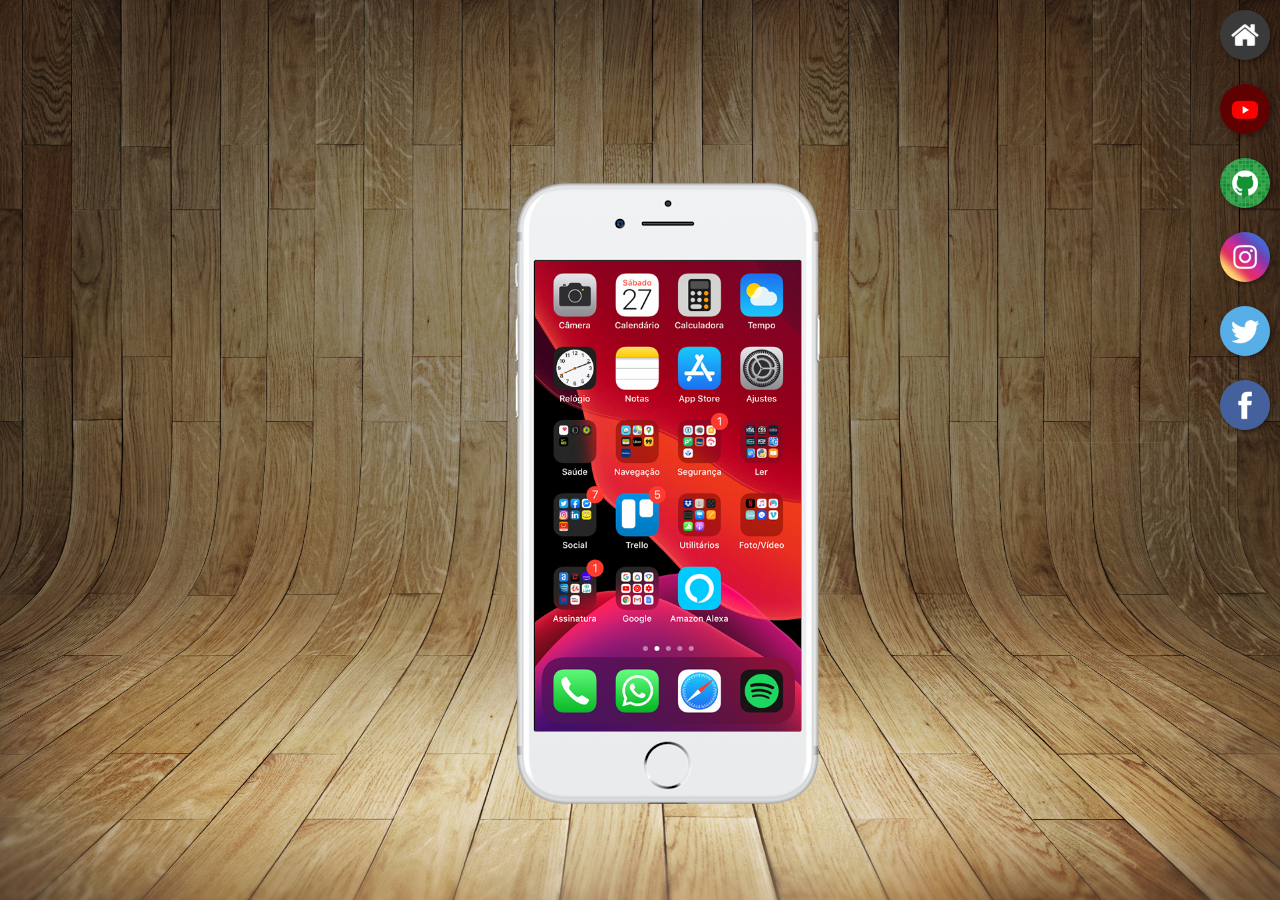
<file: index.html>
<!DOCTYPE html>
<html lang="pt-br">
<head>
    <meta charset="UTF-8">
    <meta name="viewport" content="width=device-width, initial-scale=1.0">
    <link rel="stylesheet" href="estilos/style.css">
    <title>Projeto redes sociais</title>
</head>
<body>
    <main>
        <section id="telefone">
            <iframe src="home.html" name="tela" id="tela" frameborder="0">
                Seu navegador não é compativel com isso.
            </iframe>
        </section>
        <section id="redes-sociais">
            <a href="home.html" target="tela"><img src="imagens/logo-home.jpg" alt="Home"></a><br>
            <a href="youtube.html" target="tela"><img src="imagens/logo-youtube.jpg" alt="YouTube"></a><br>
            <a href="github.html" target="tela"><img src="imagens/logo-github.jpg" alt="GitHub"></a><br>
            <a href="instagram.html" target="tela"><img src="imagens/logo-instagram.jpg" alt="Instagram"></a><br>
            <a href="twitter.html" target="tela"><img src="imagens/logo-twitter.jpg" alt="Twitter"></a><br>
            <a href="facebook.html" target="tela"><img src="imagens/logo-facebook.jpg" alt="Facebook"></a><br>
        </section>
    </main>
</body>
</html>
</file>
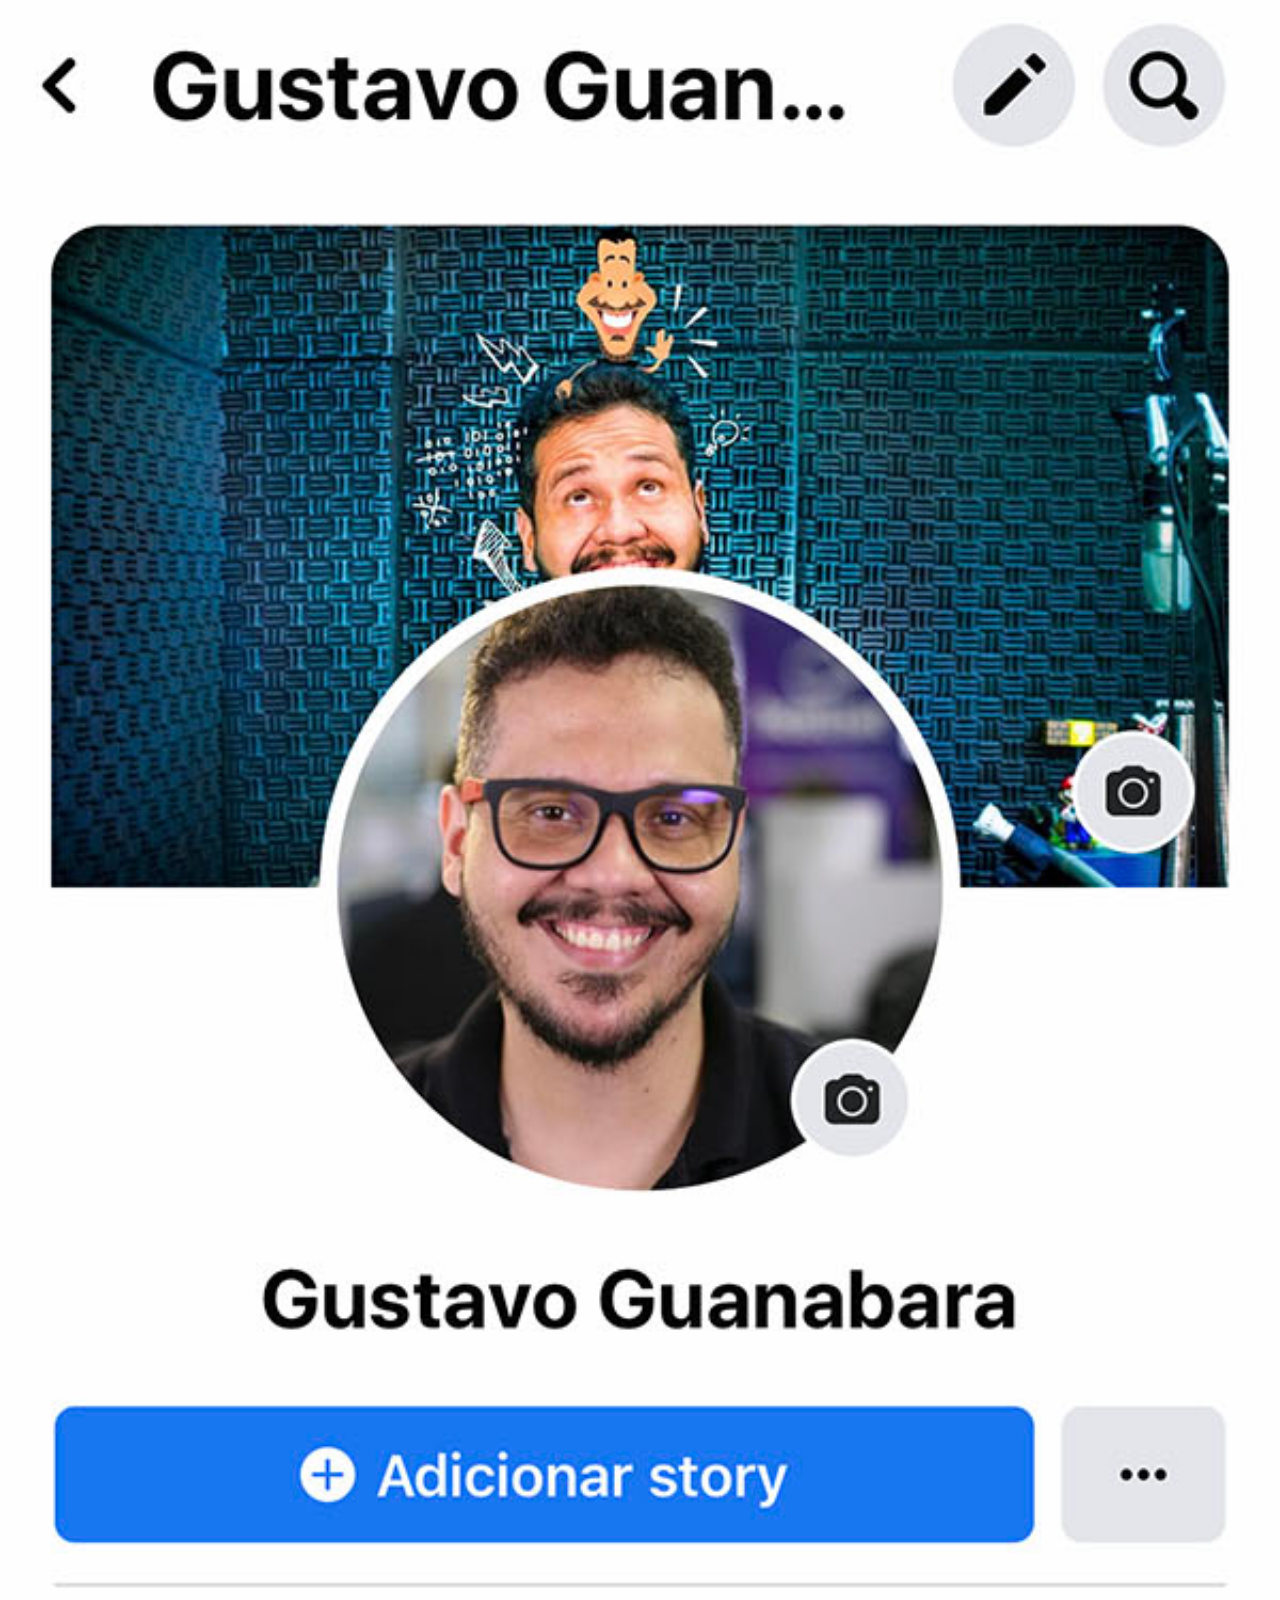
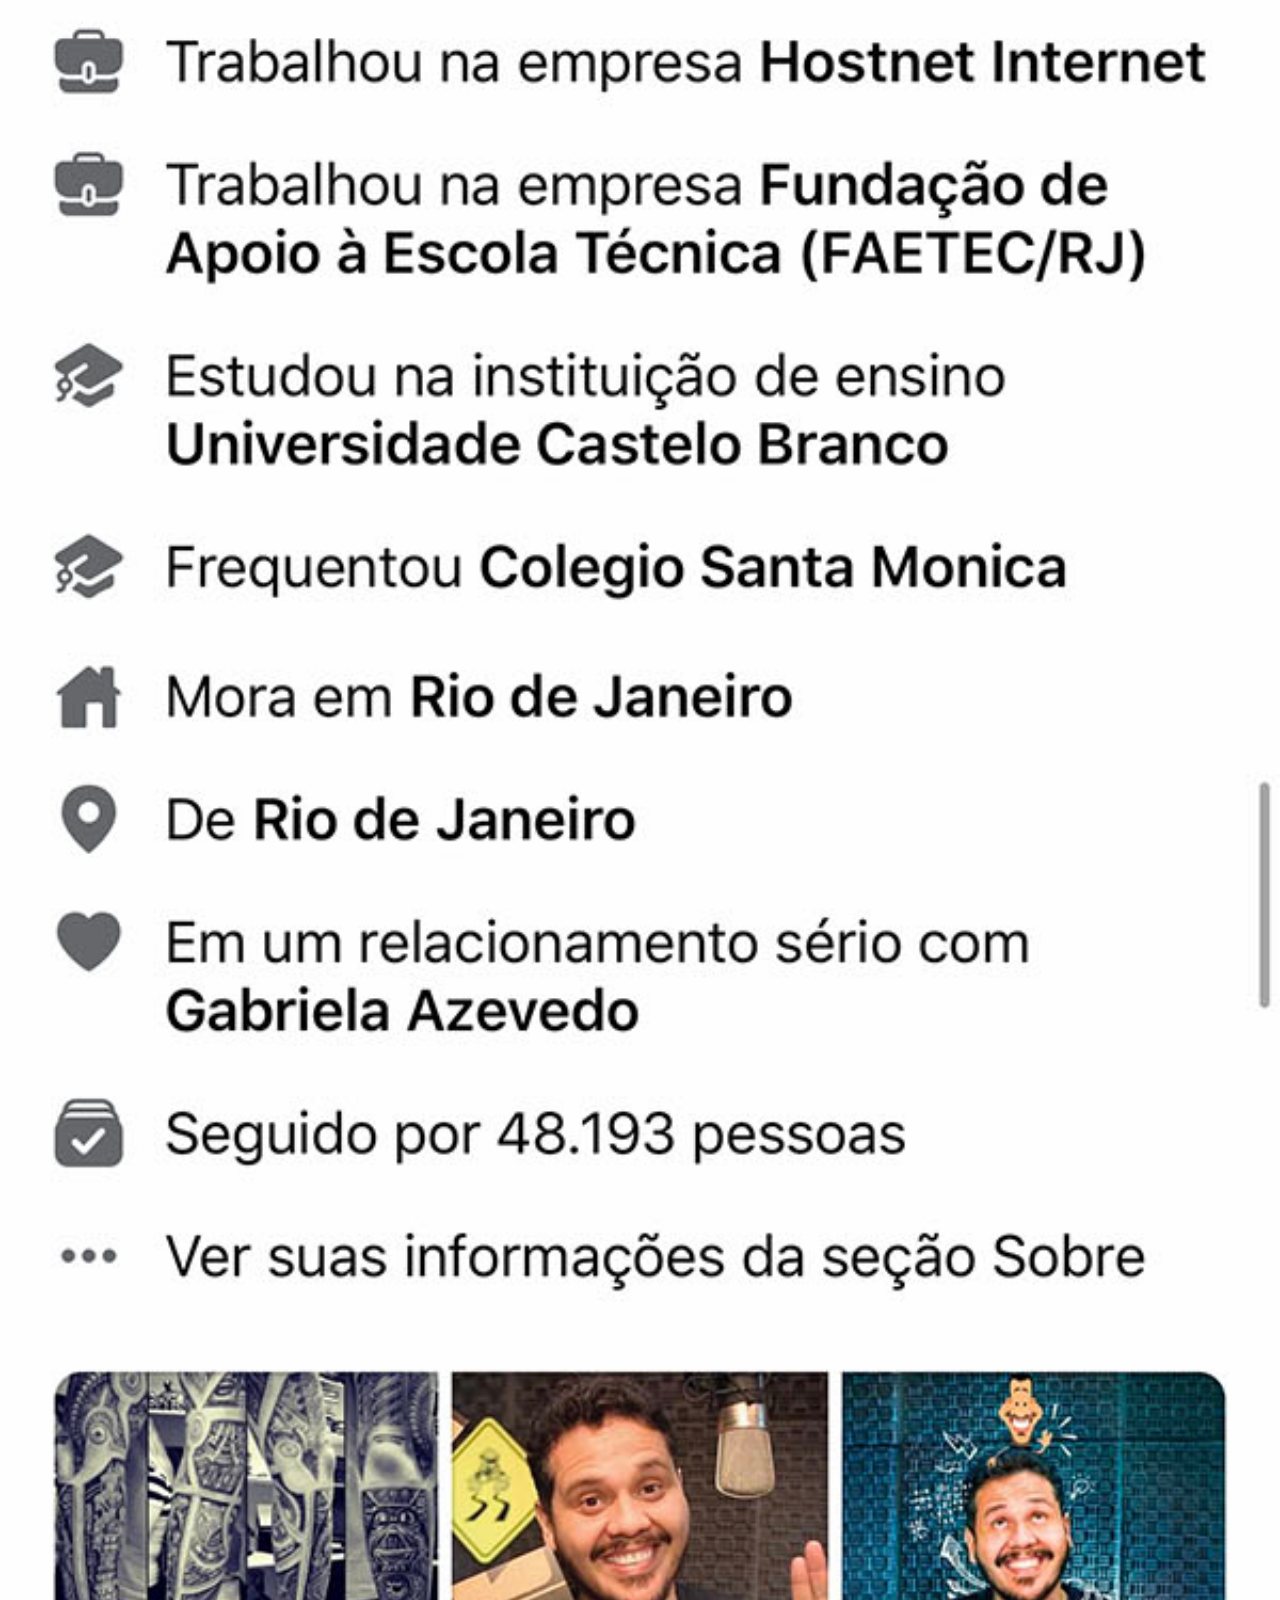
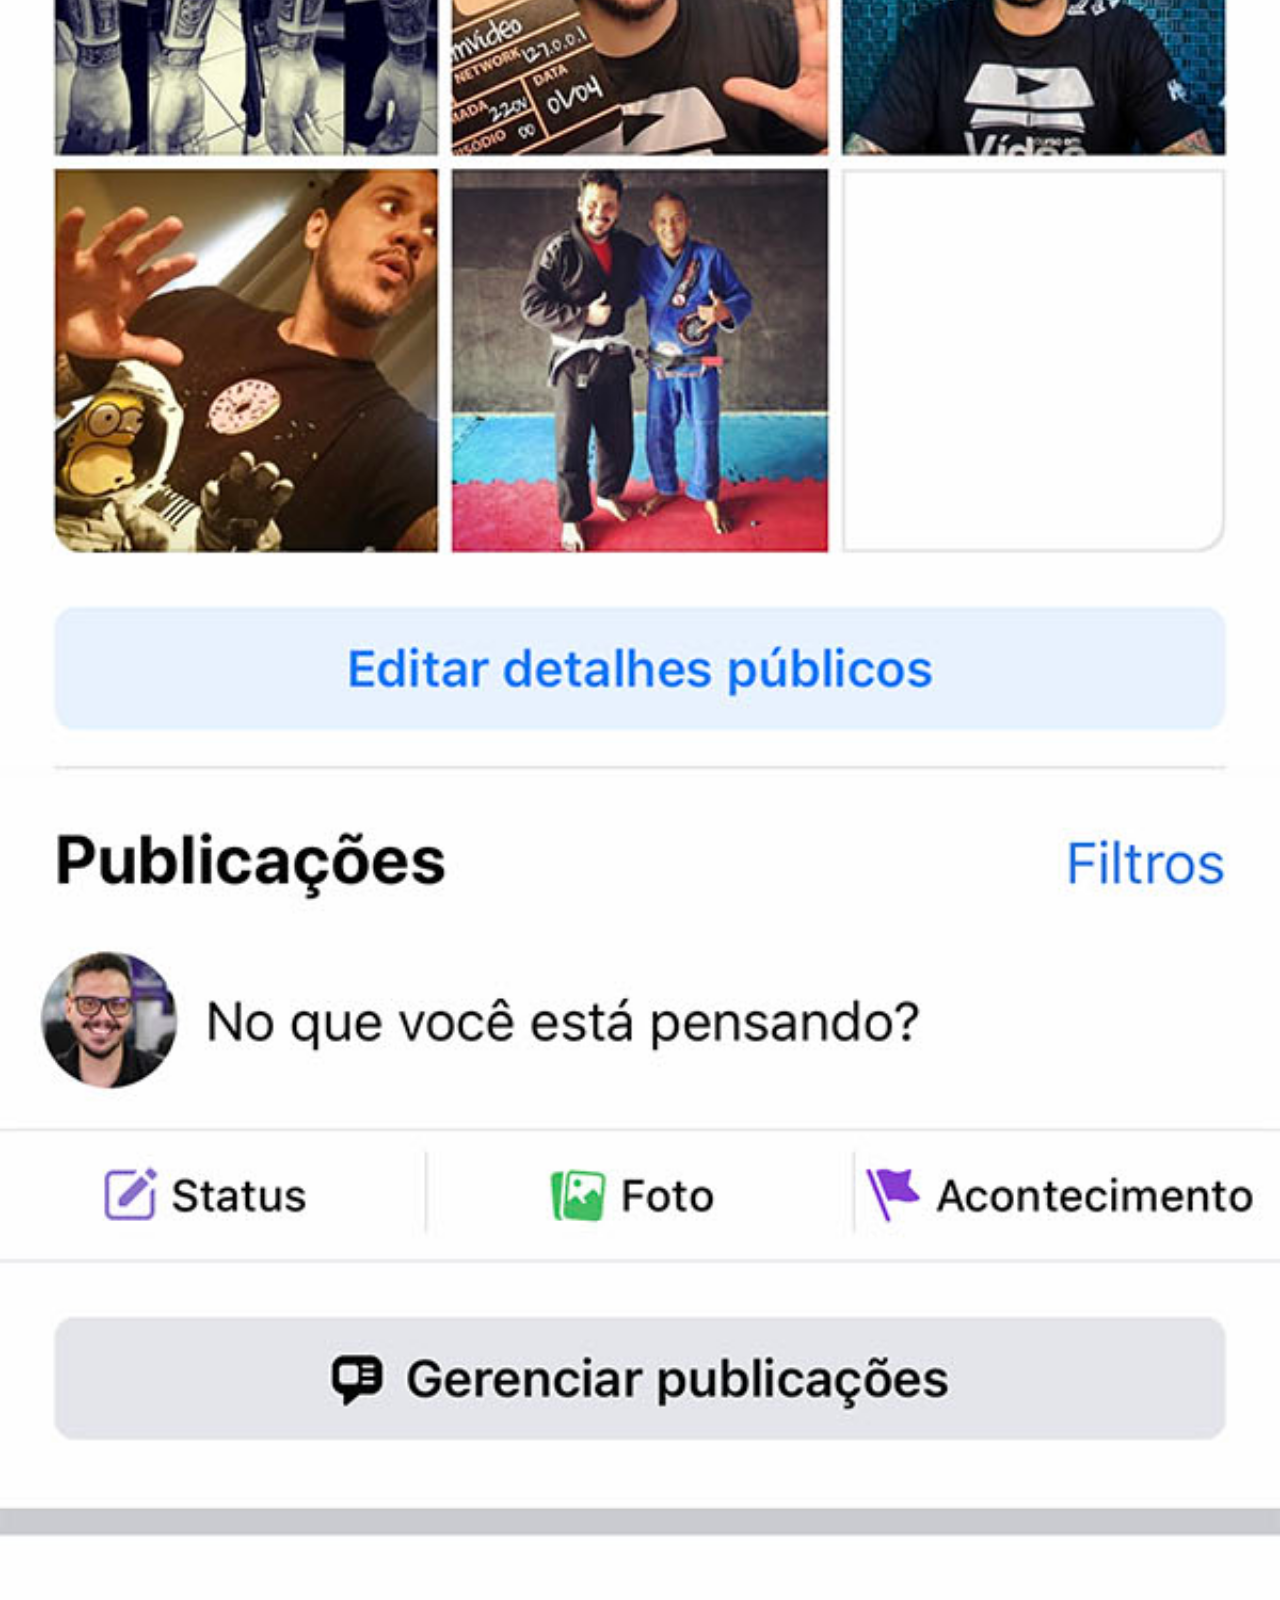
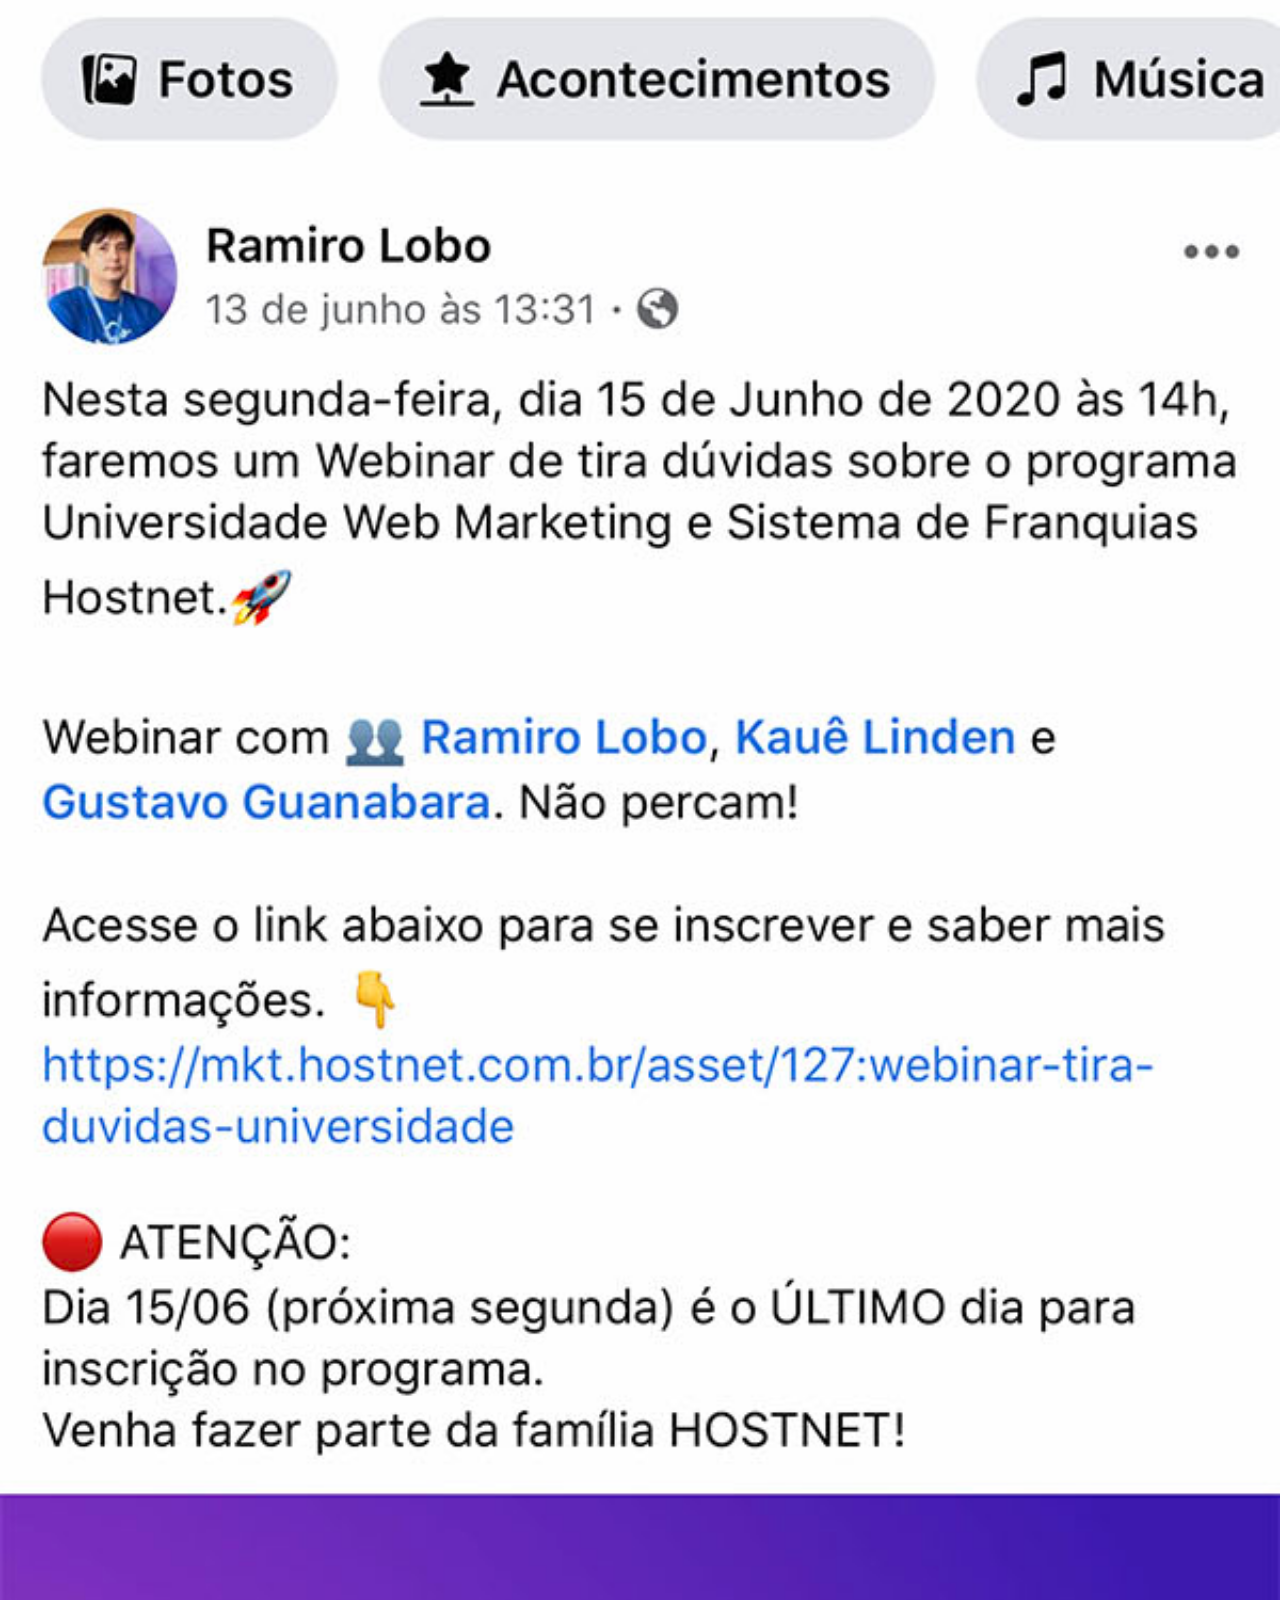
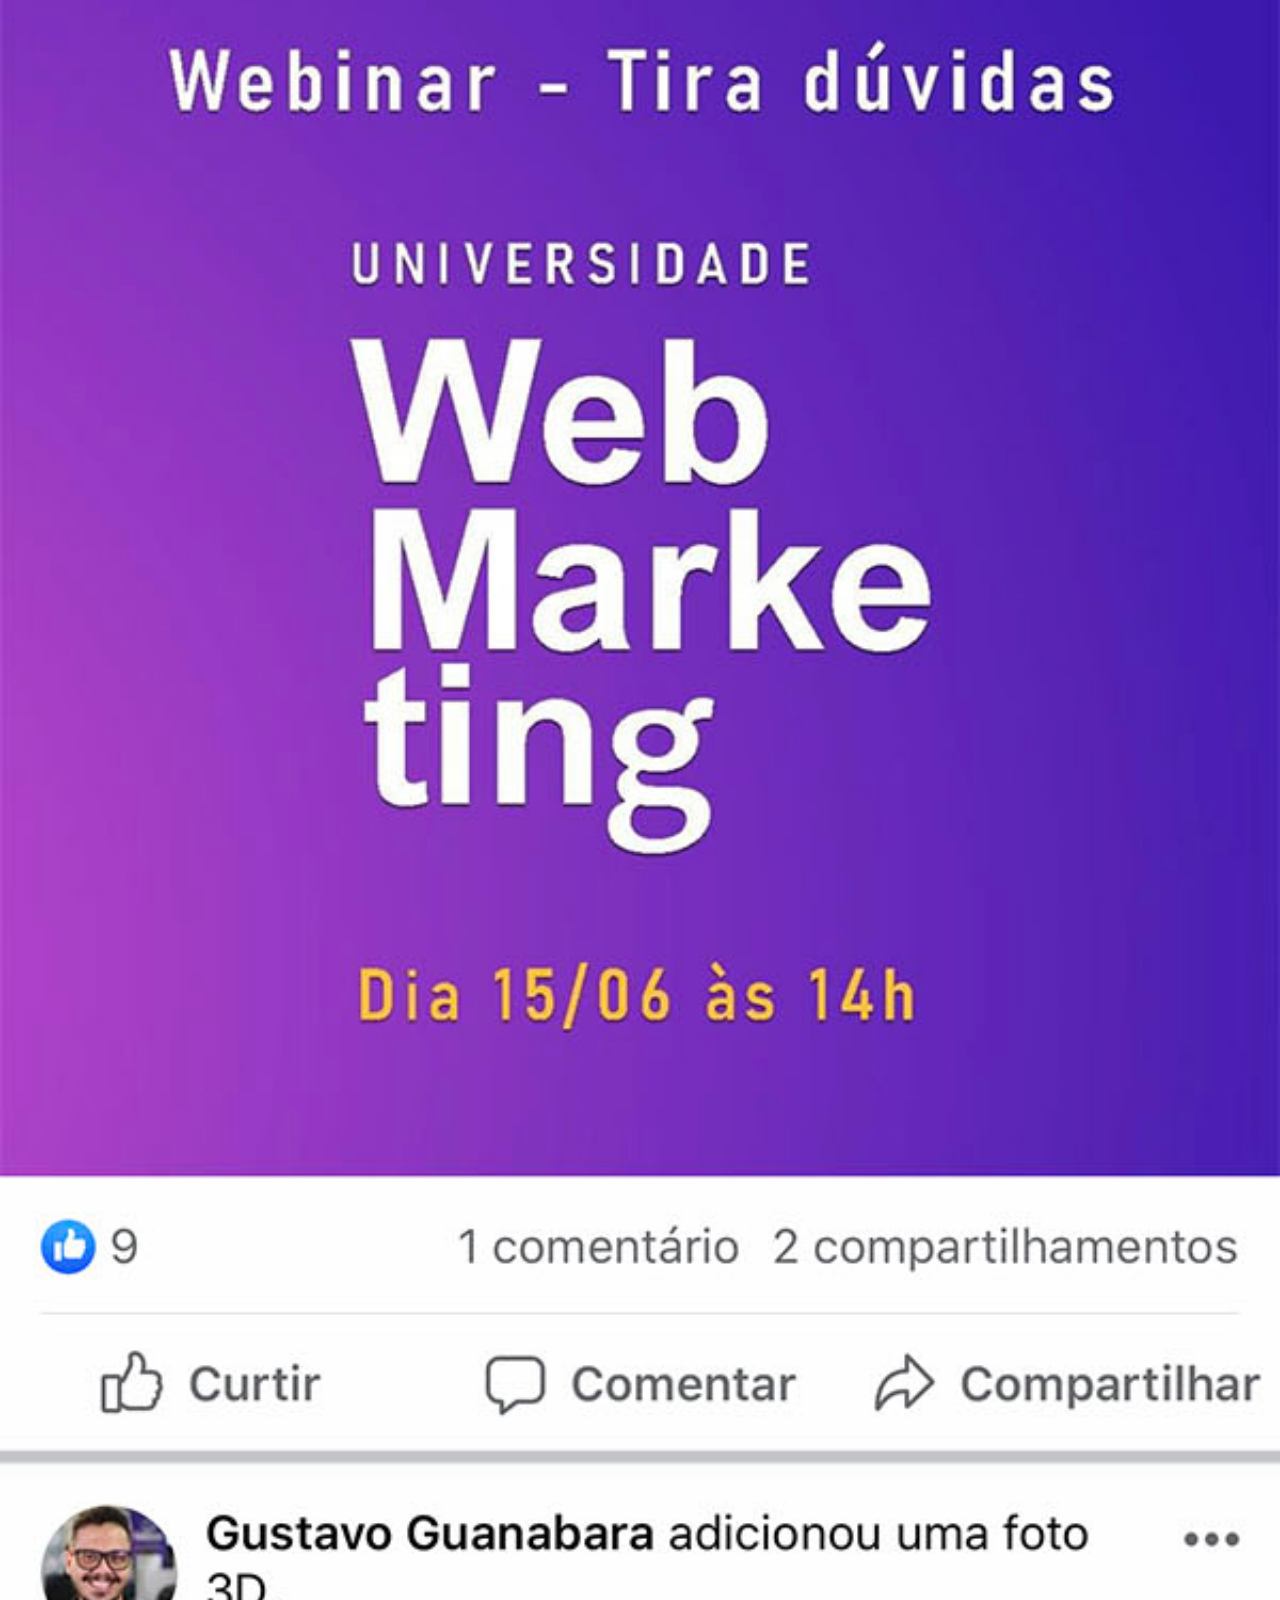
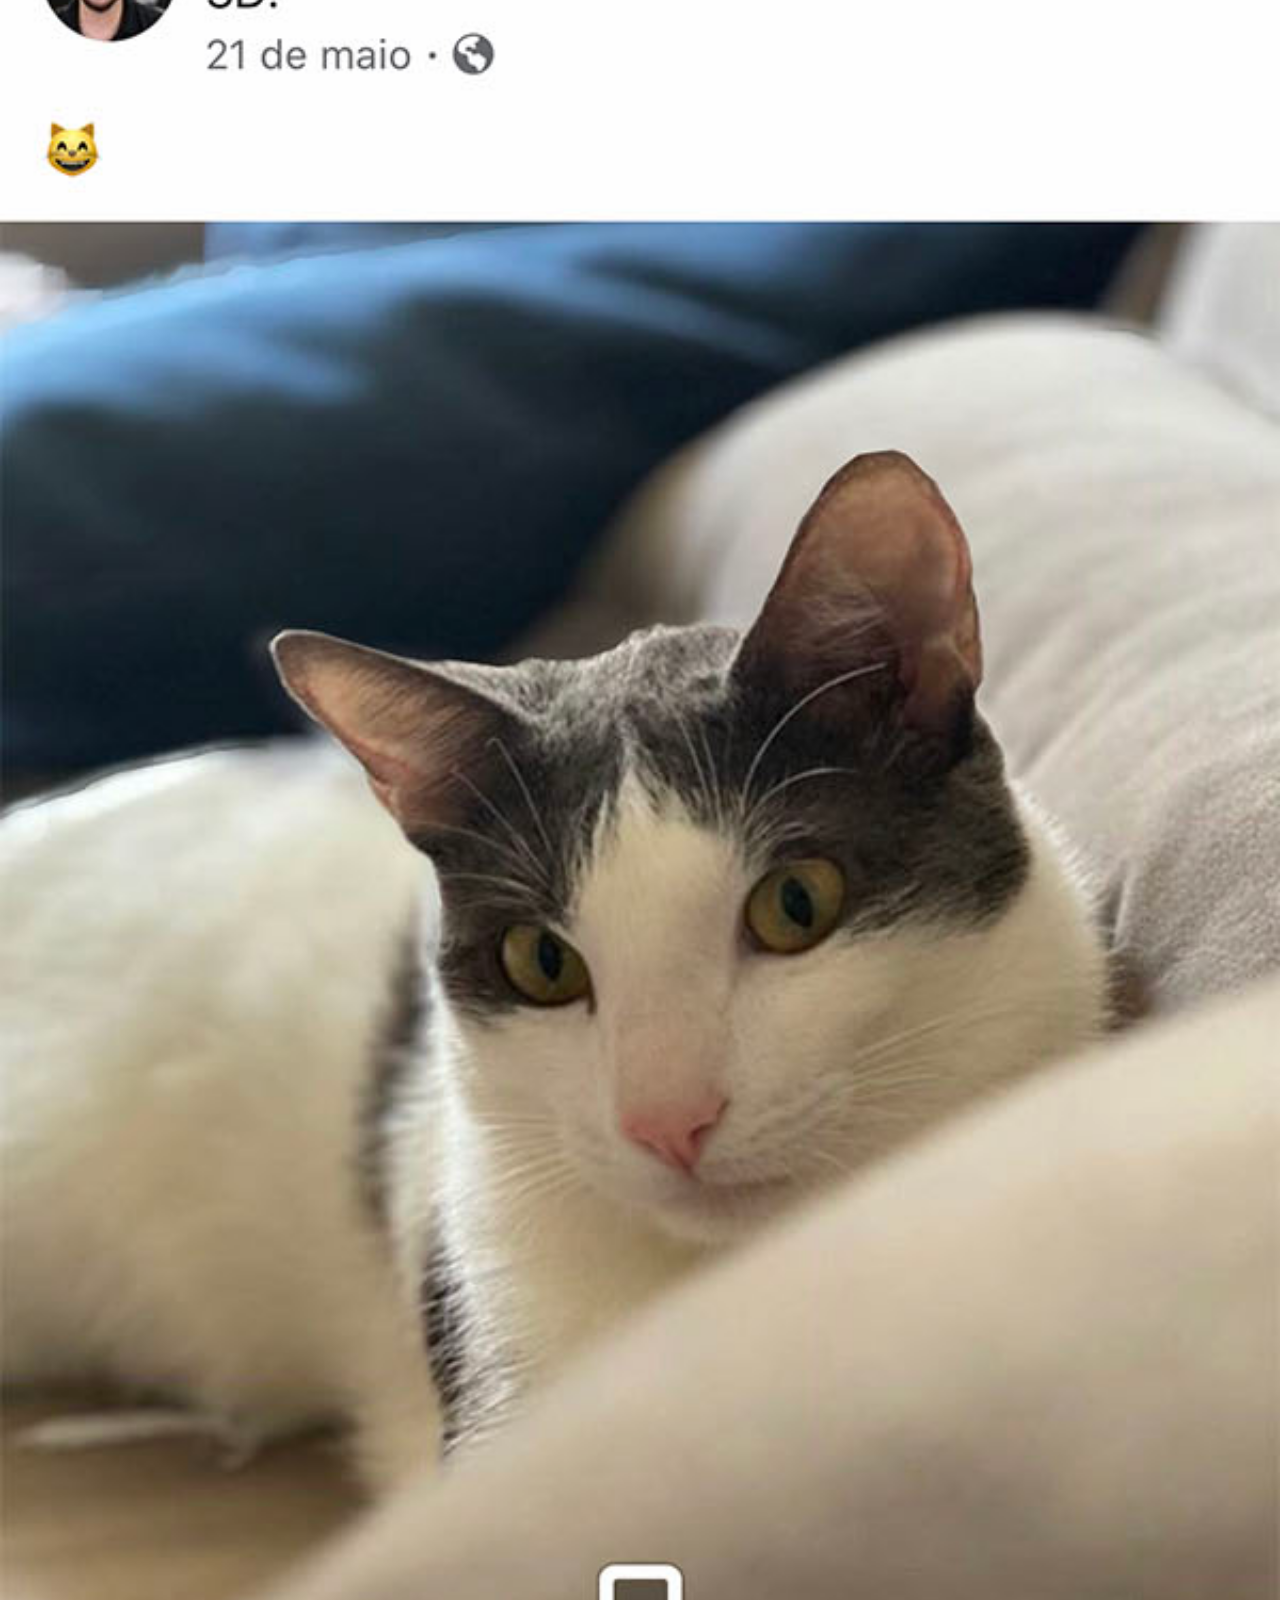
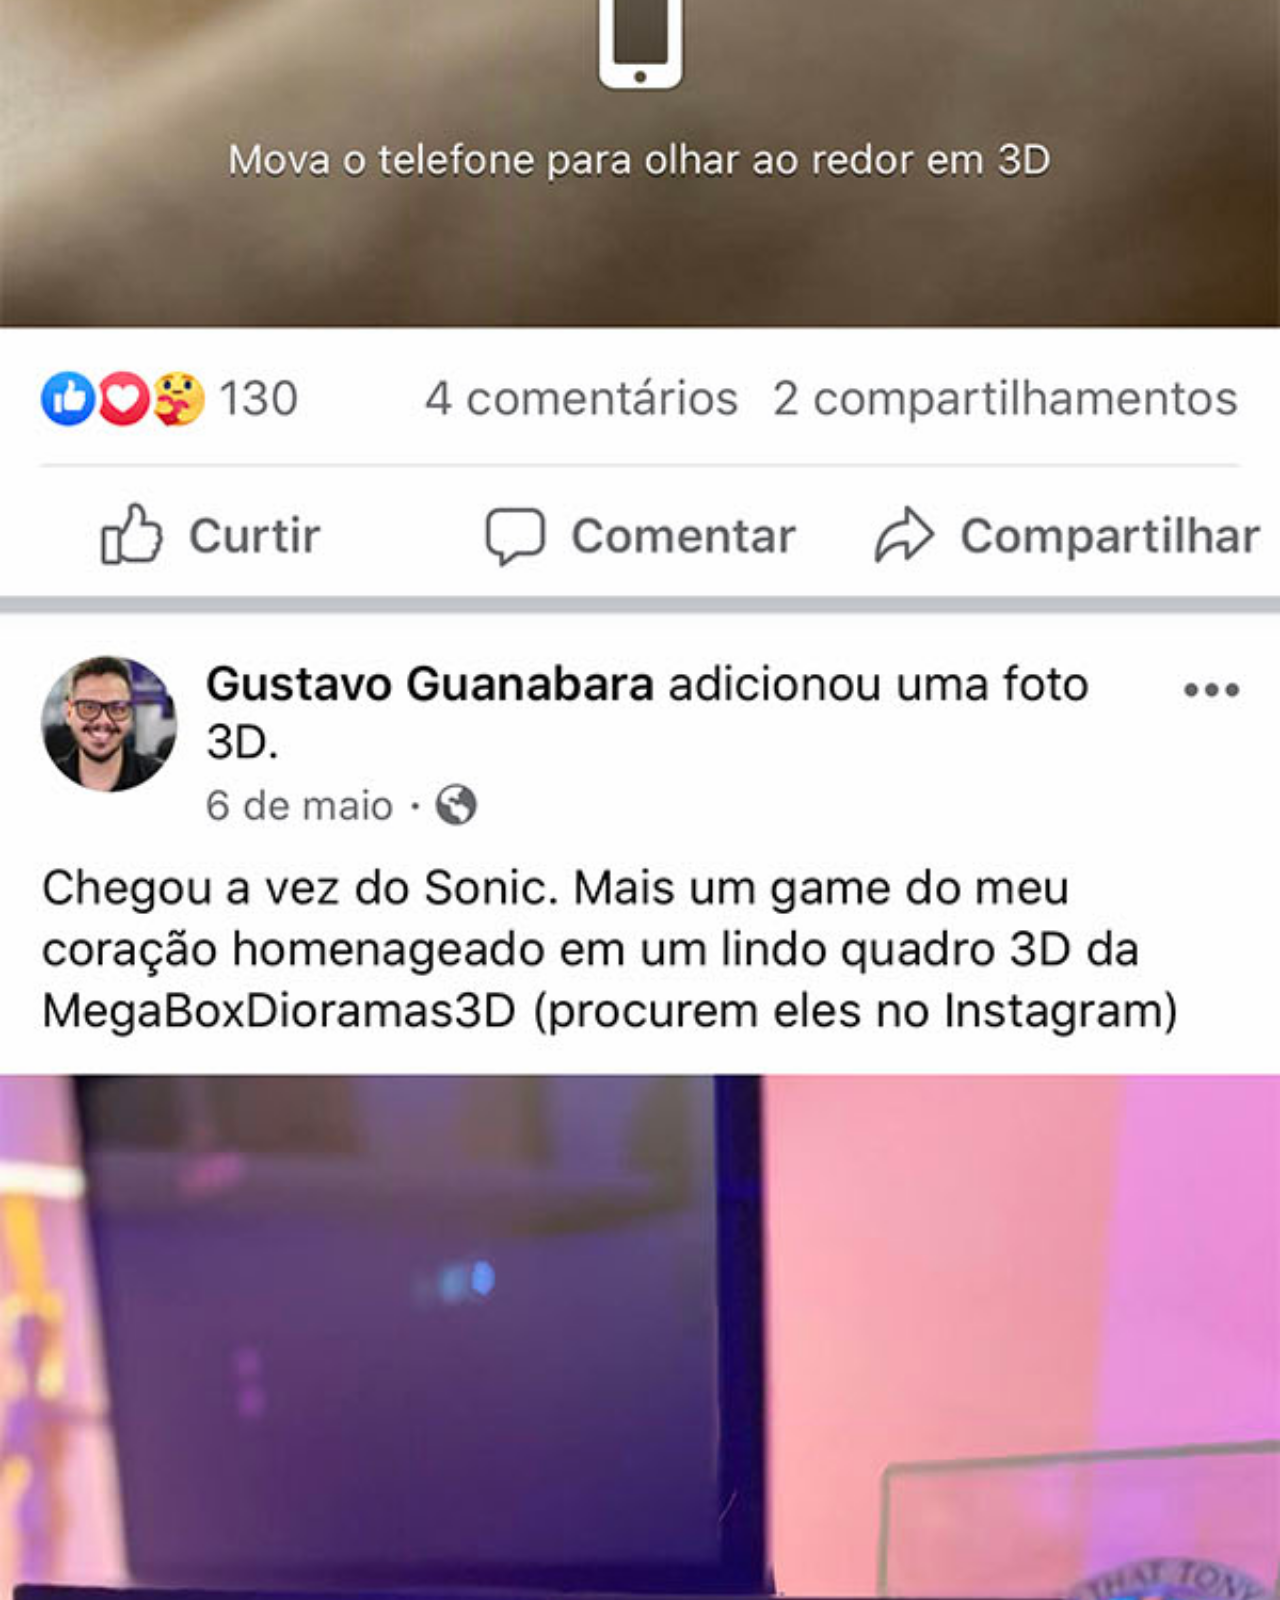
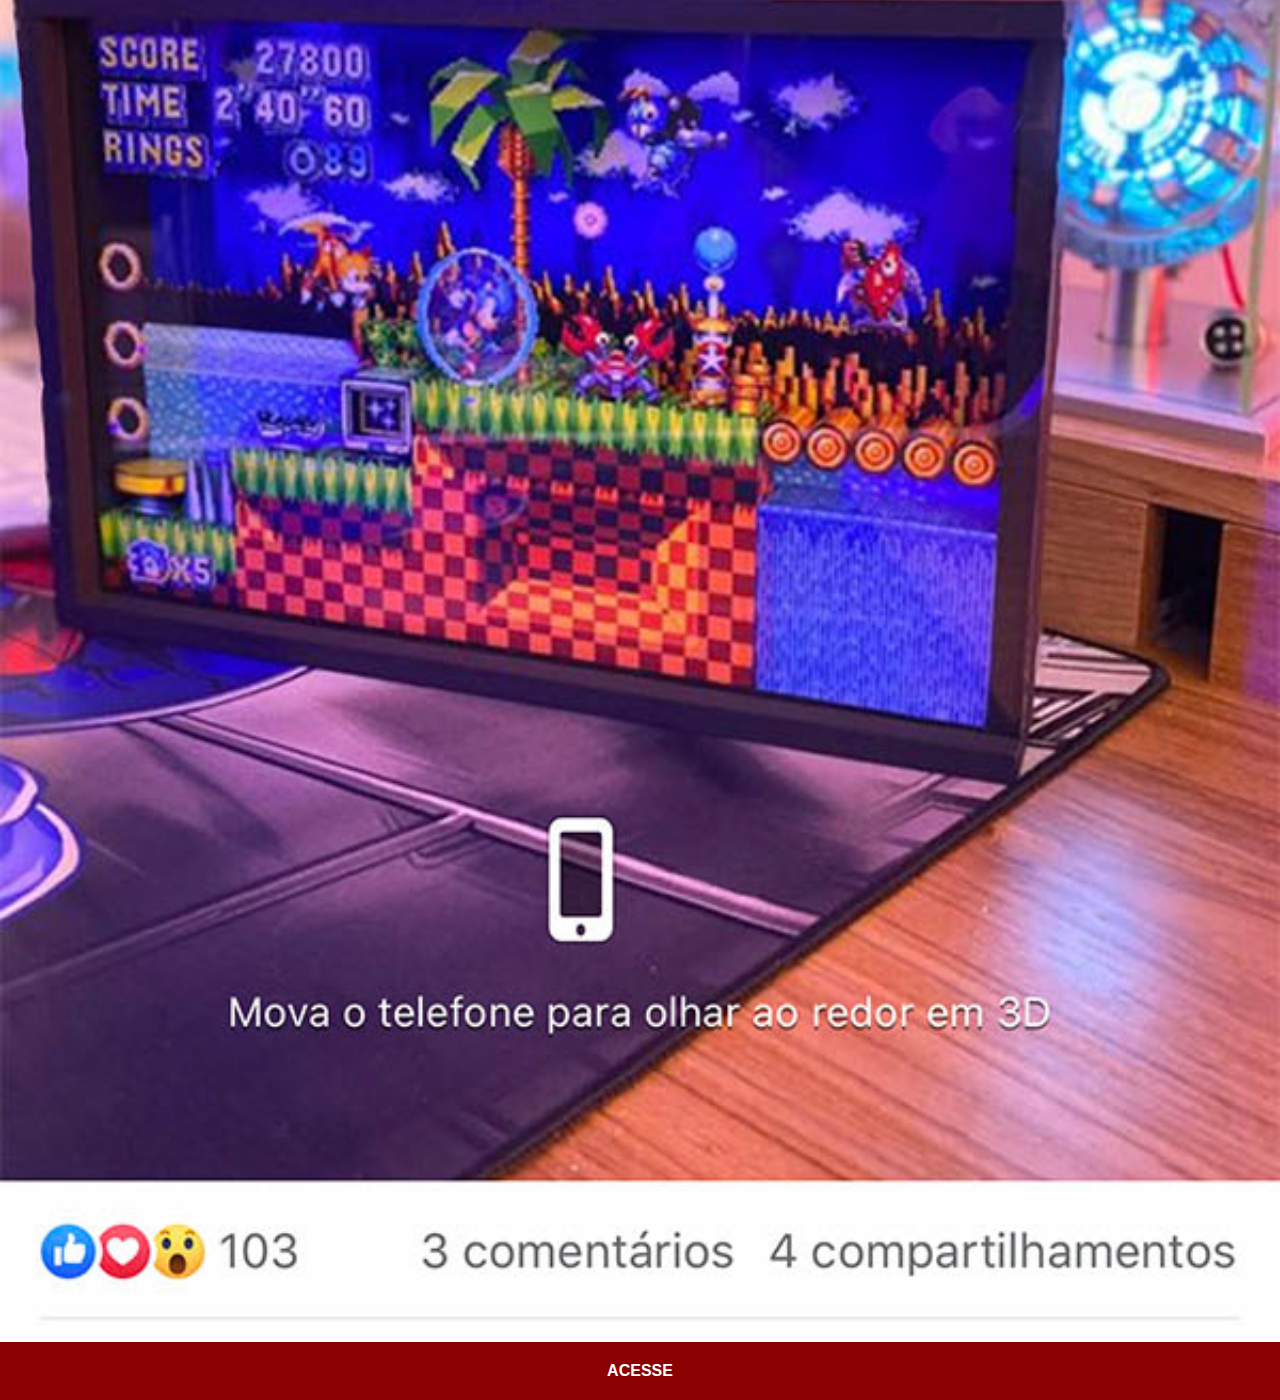
<file: facebook.html>
<!DOCTYPE html>
<html lang="pt-br">
<head>
    <meta charset="UTF-8">
    <meta name="viewport" content="width=device-width, initial-scale=1.0">
    <title>Facebook</title>
    <link rel="stylesheet" href="estilos/social.css">
</head>
<body>
    <img src="imagens/tela-facebook.jpg" alt="Facebook">
    <a href="https://www.facebook.com/">ACESSE</a>
</body>
</html>
</file>
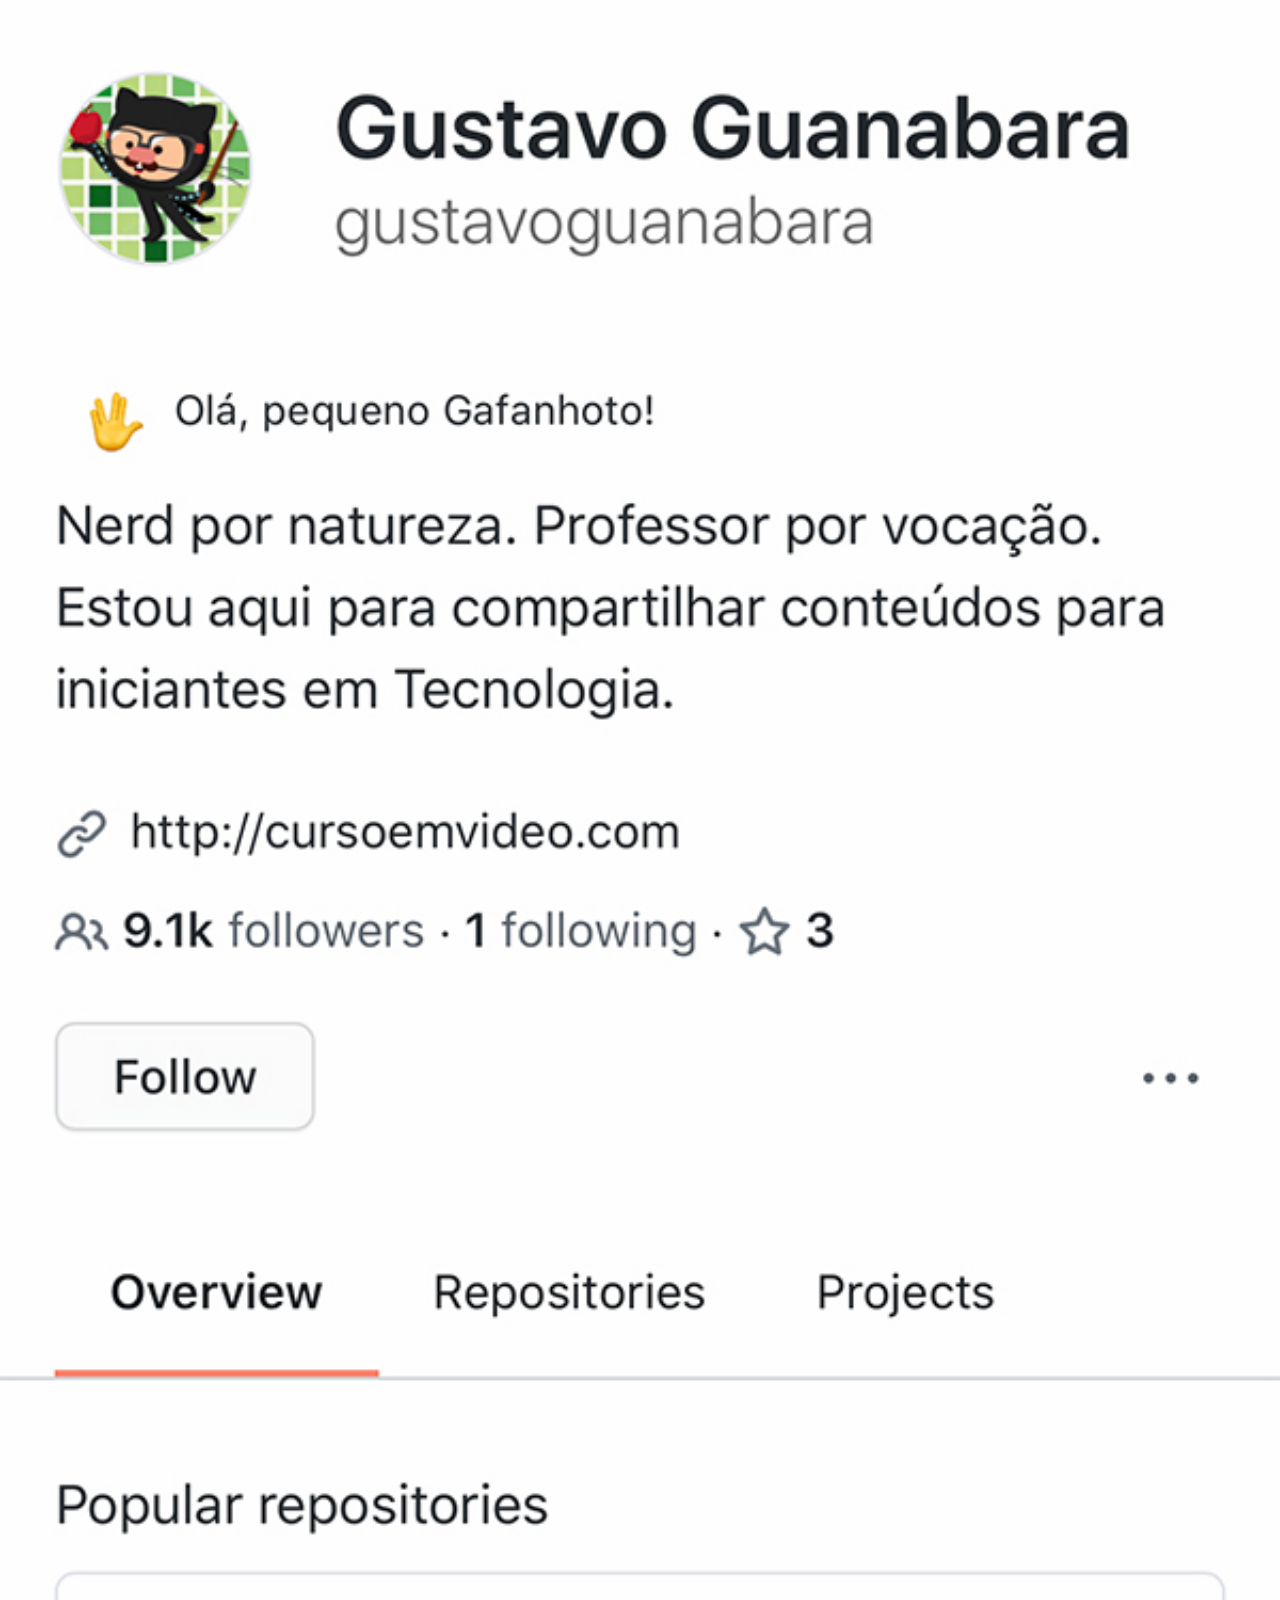
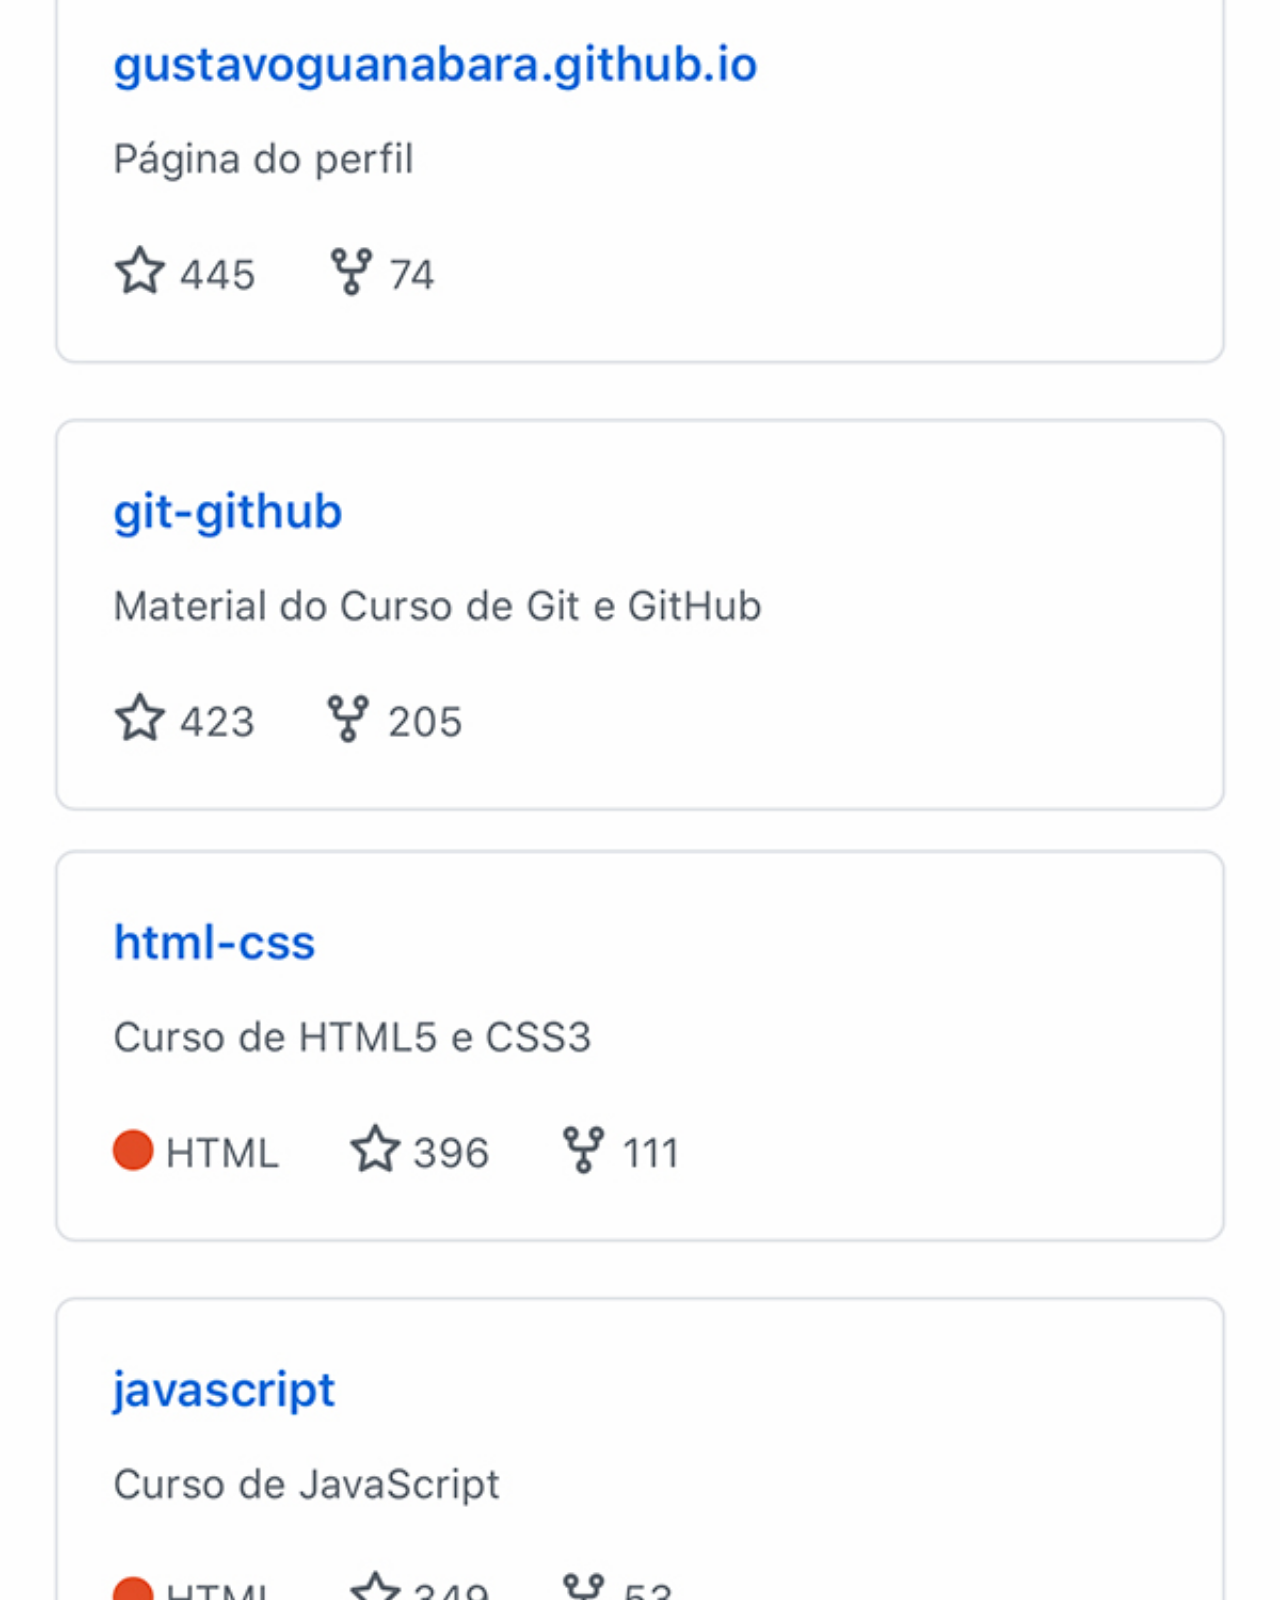
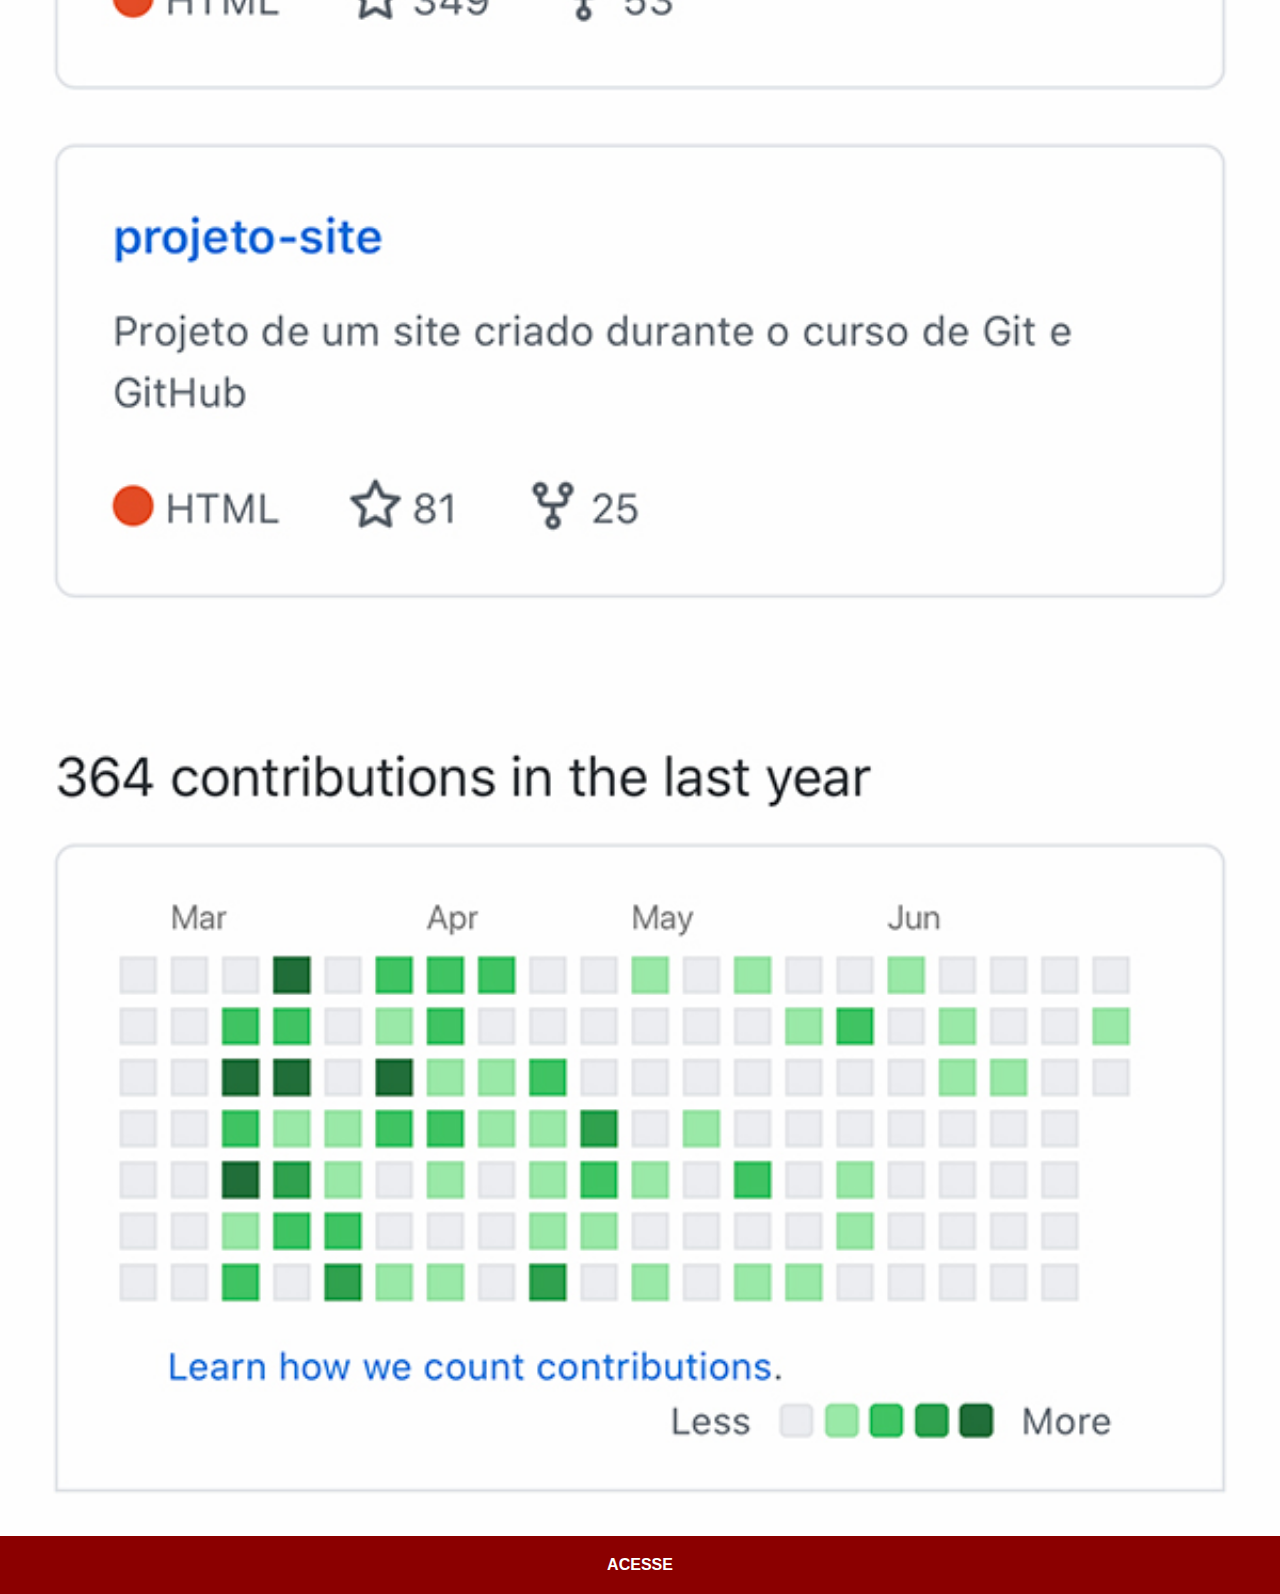
<file: github.html>
<!DOCTYPE html>
<html lang="pt-br">
<head>
    <meta charset="UTF-8">
    <meta name="viewport" content="width=device-width, initial-scale=1.0">
    <title>GitHub</title>
    <link rel="stylesheet" href="estilos/social.css">
</head>
<body>
    <img src="imagens/tela-github.jpg" alt="github">
    <a href="https://github.com/icarogalvan" target="_blank">ACESSE</a>
</body>
</html>
</file>
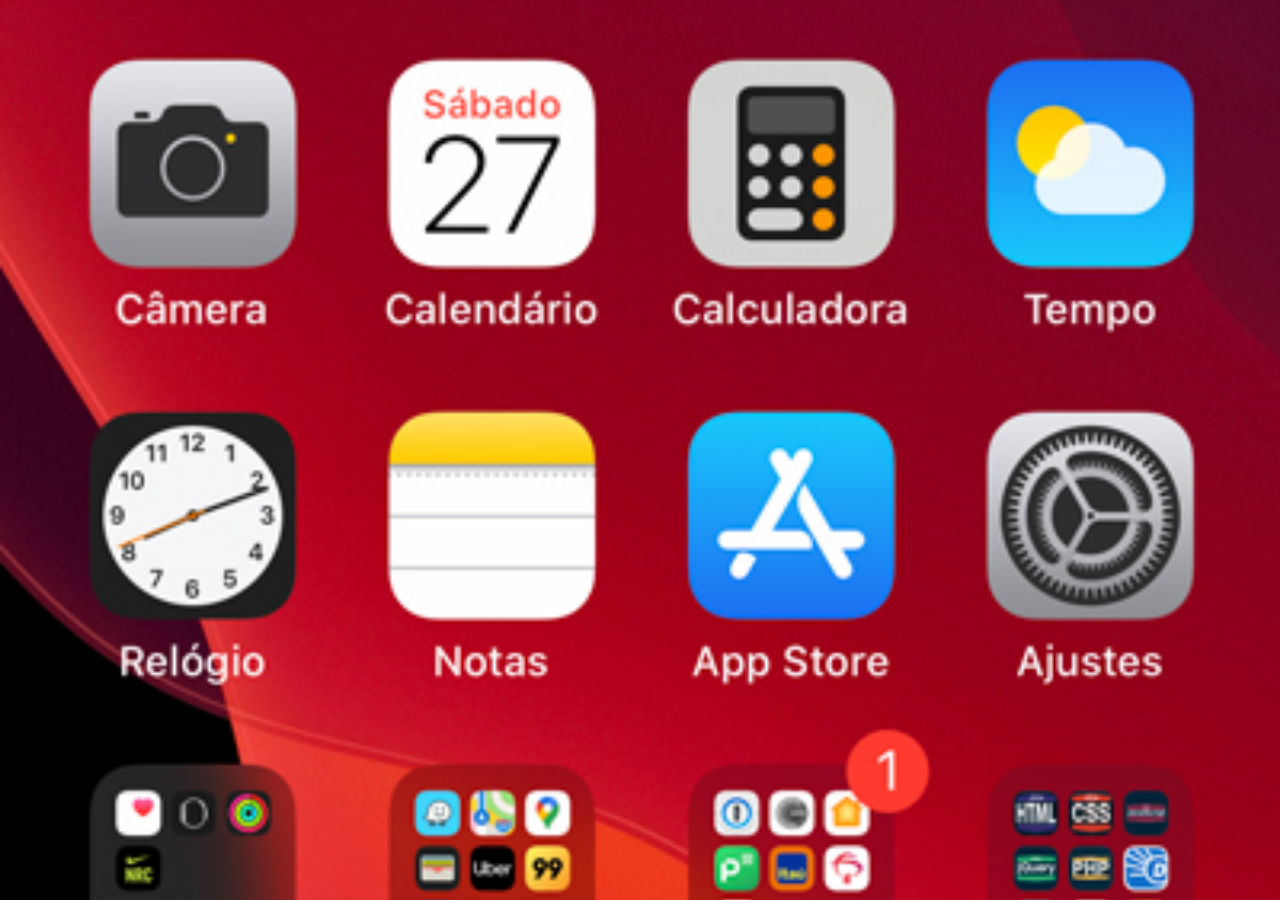
<file: home.html>
<!DOCTYPE html>
<html lang="pt-br">
<head>
    <meta charset="UTF-8">
    <meta name="viewport" content="width=device-width, initial-scale=1.0">
    <title>Document</title>
</head>
<style>
    * {
        margin: 0px;
        padding: 0px;
    }

    body {
        width: 100vw;
        height: 100vh;
        background: black url(imagens/tela-home.jpg) no-repeat top center;
        background-size: cover;
    }
</style>
<body>
    
</body>
</html>
</file>
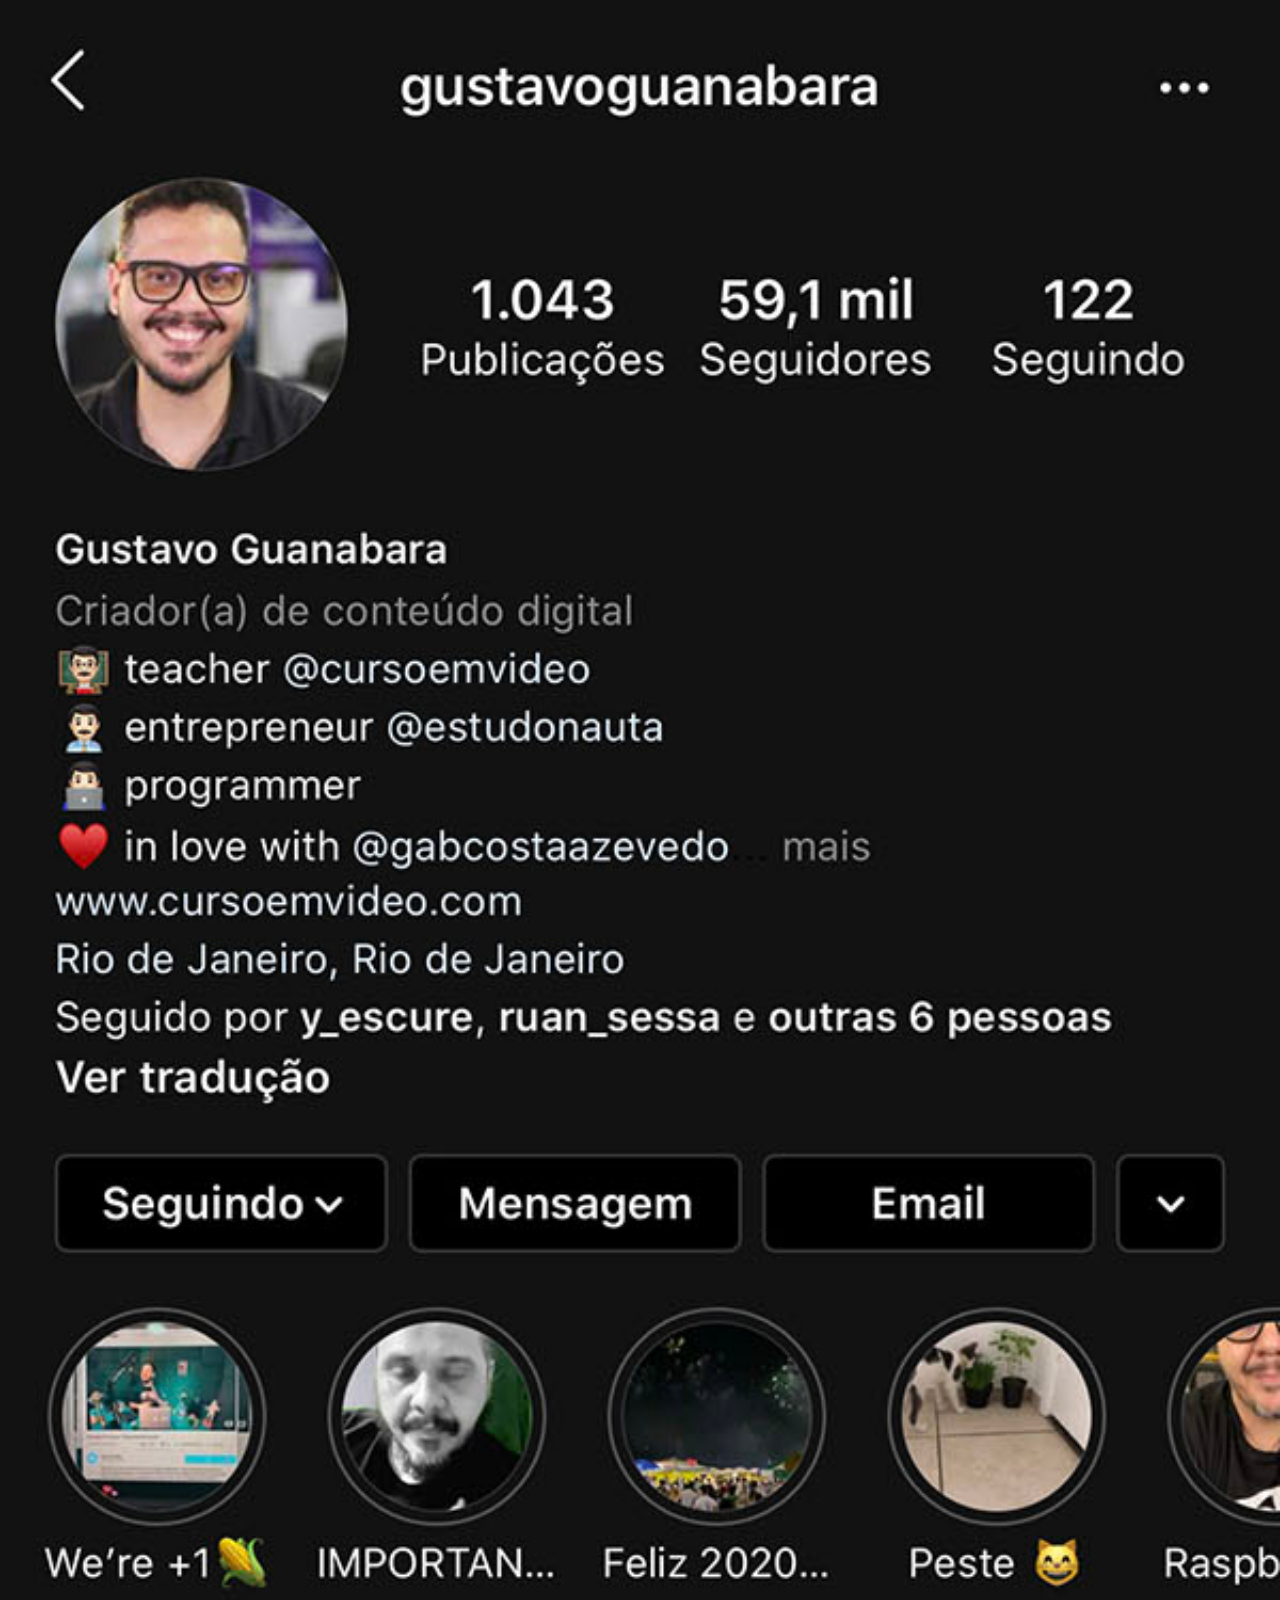
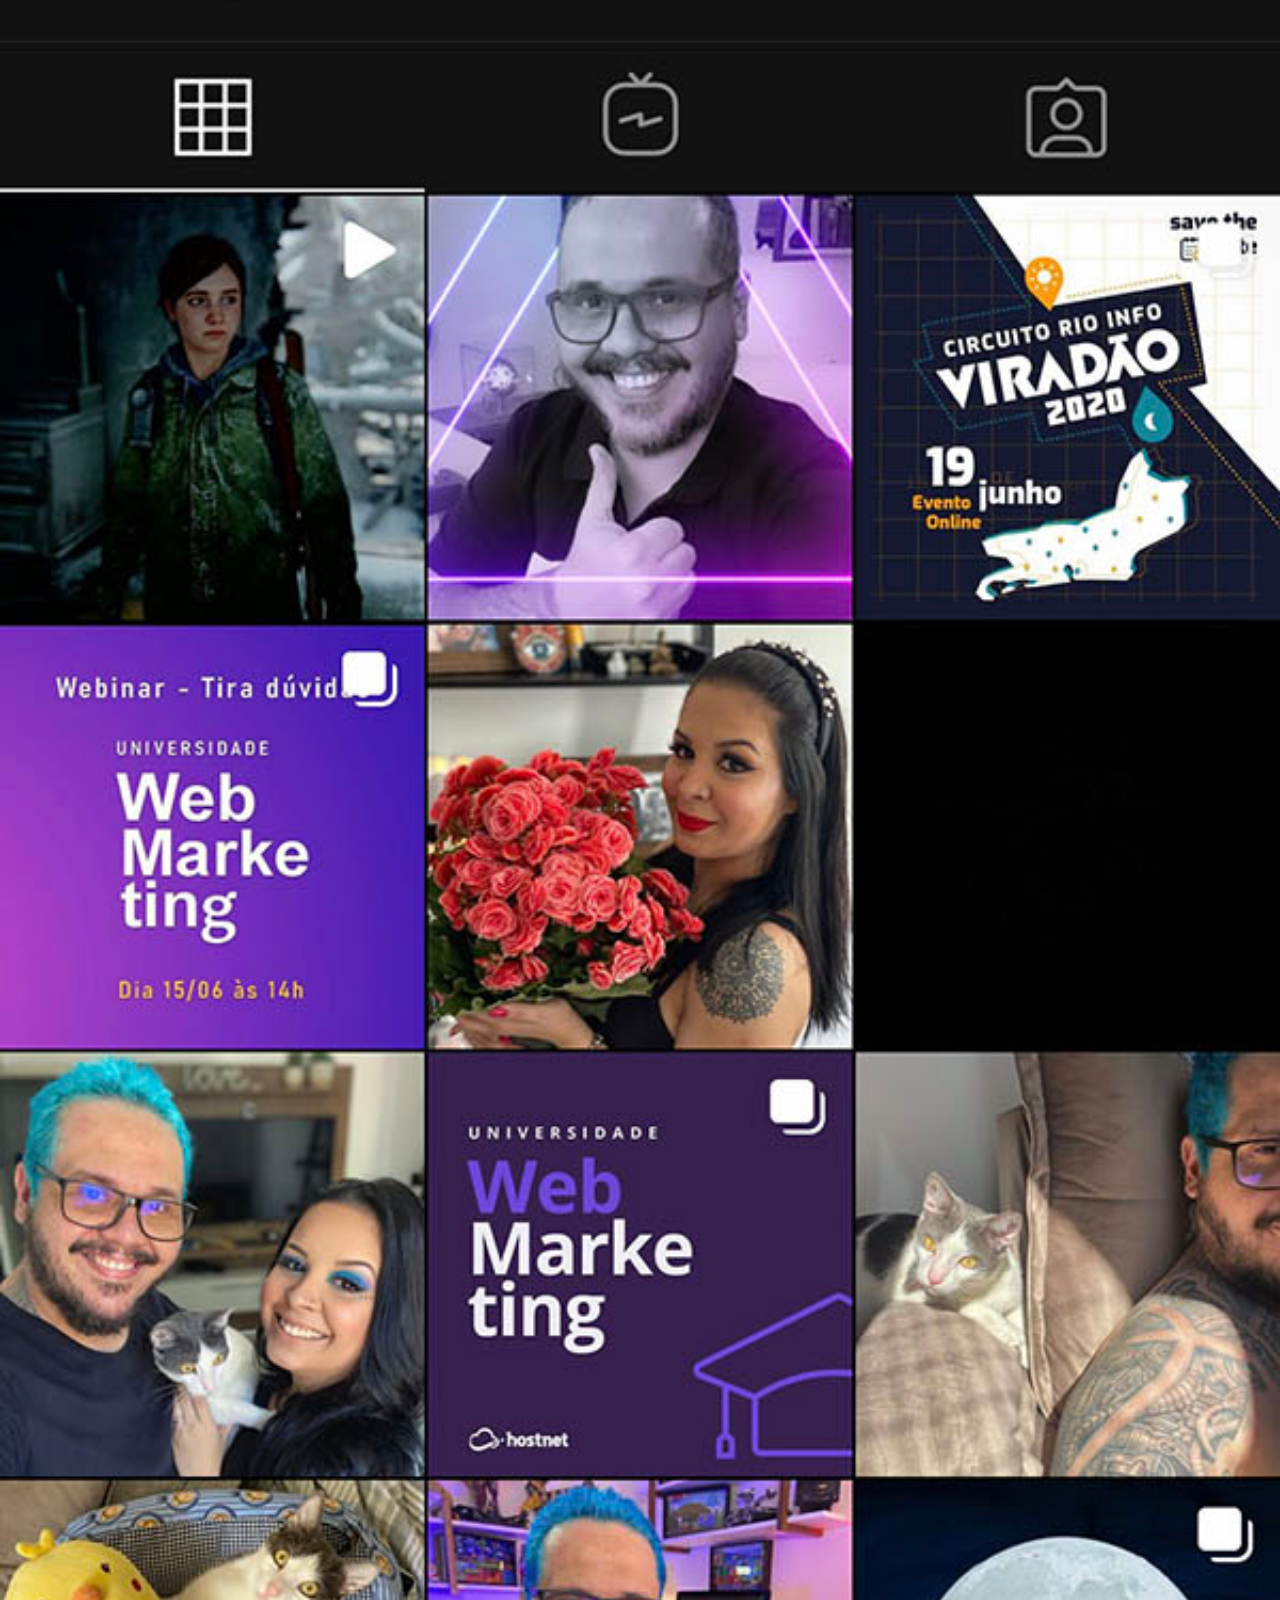
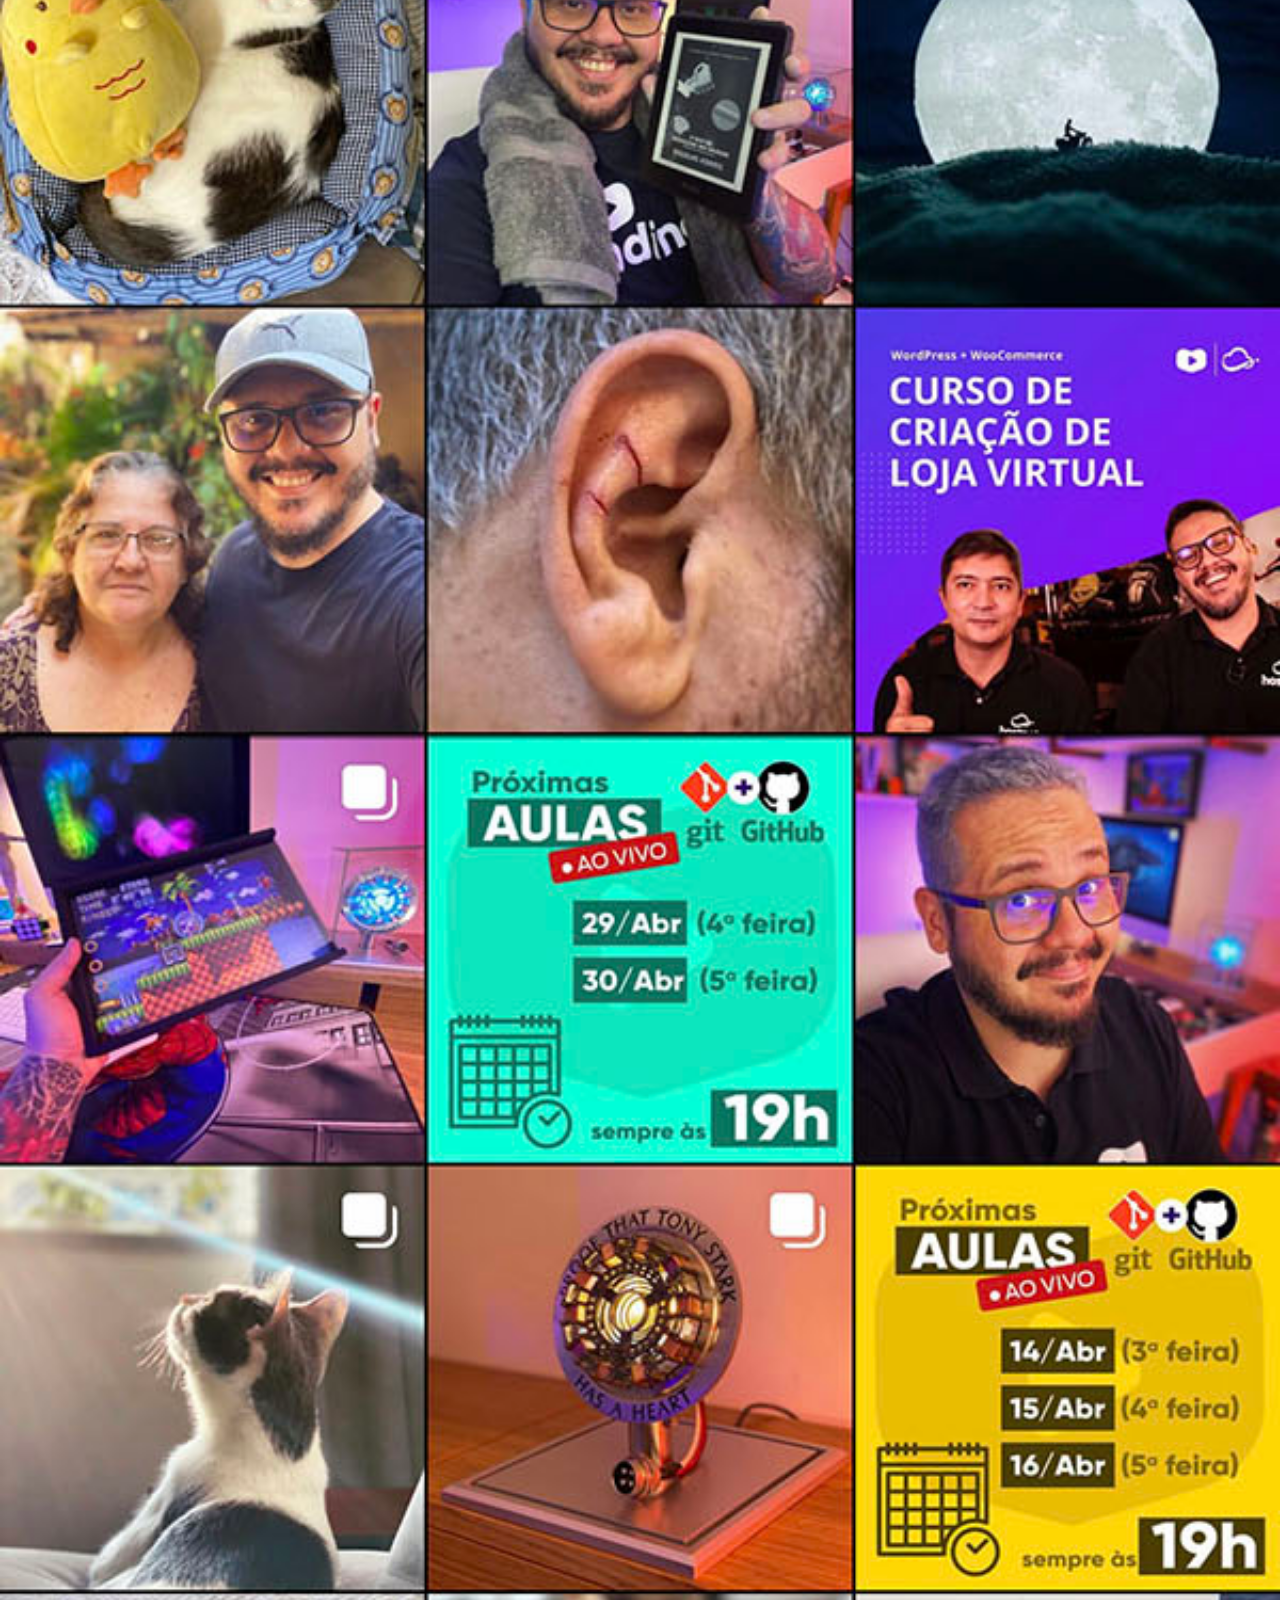
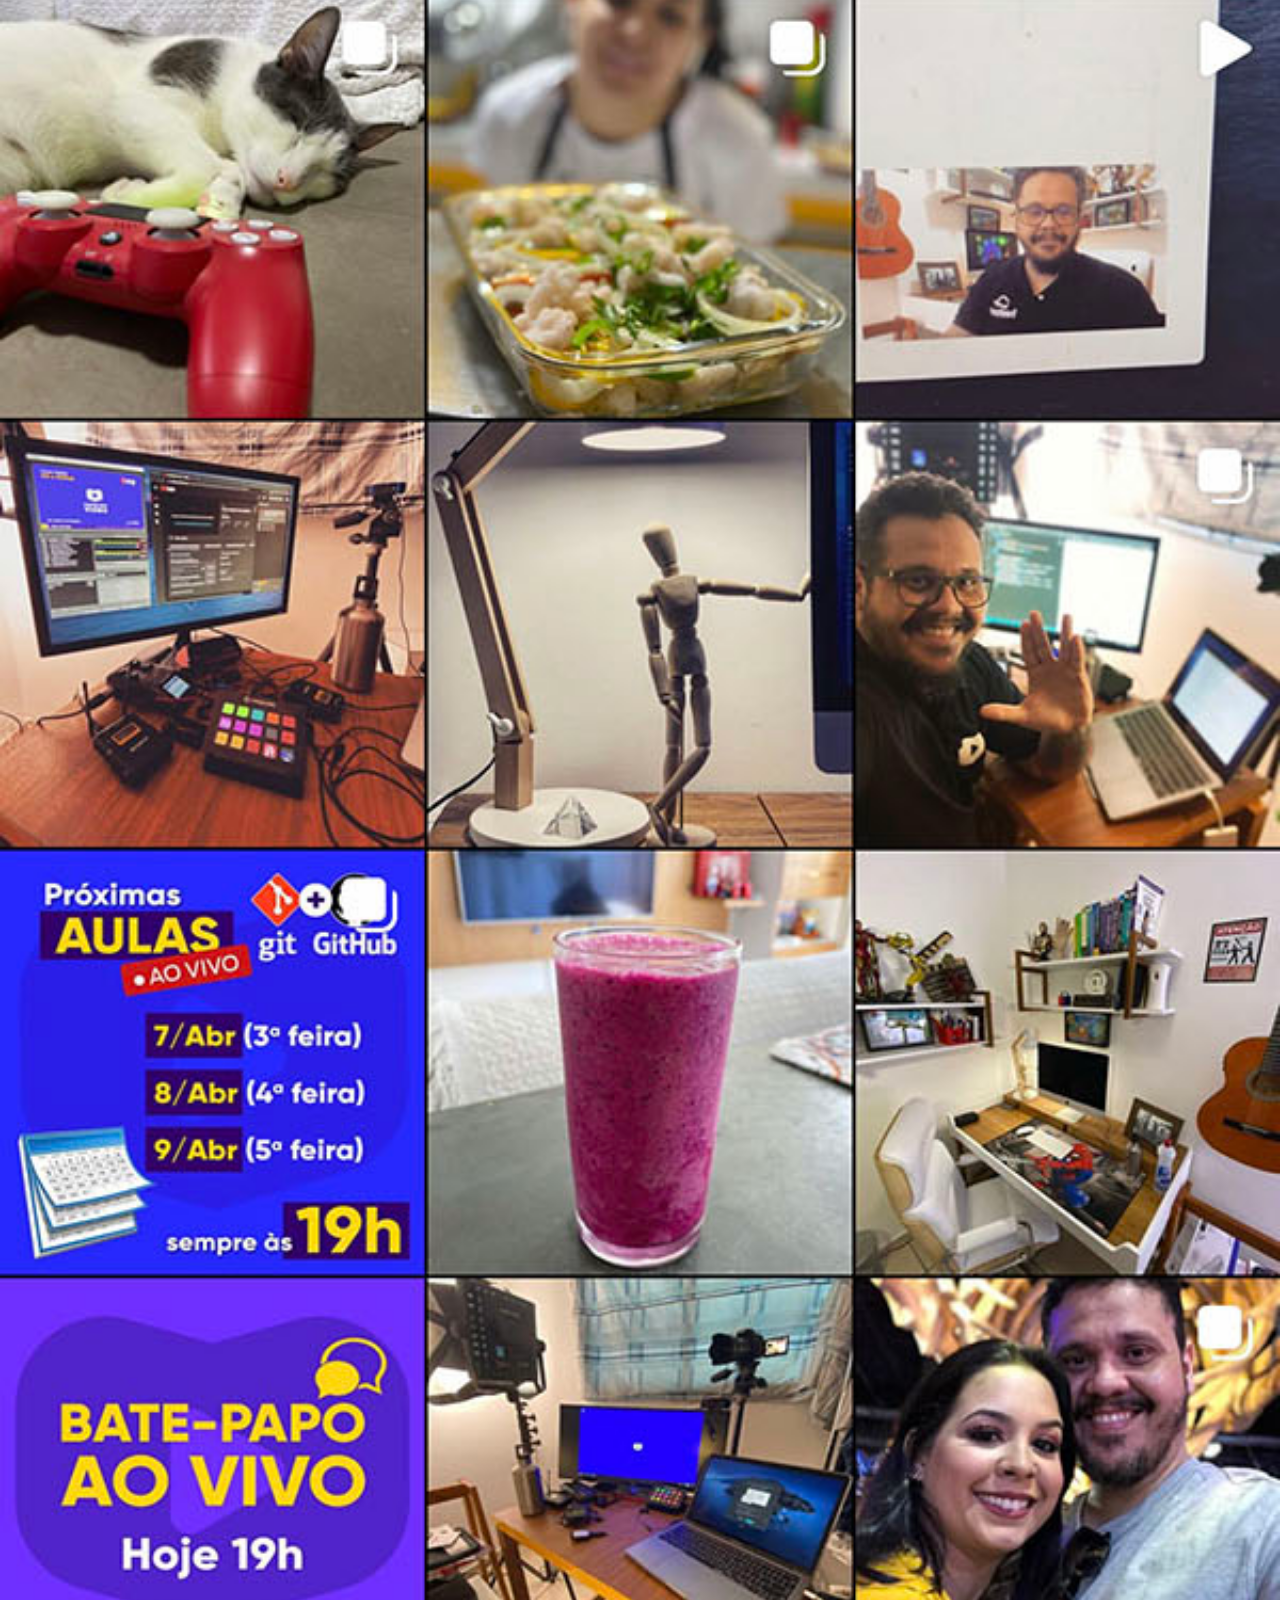
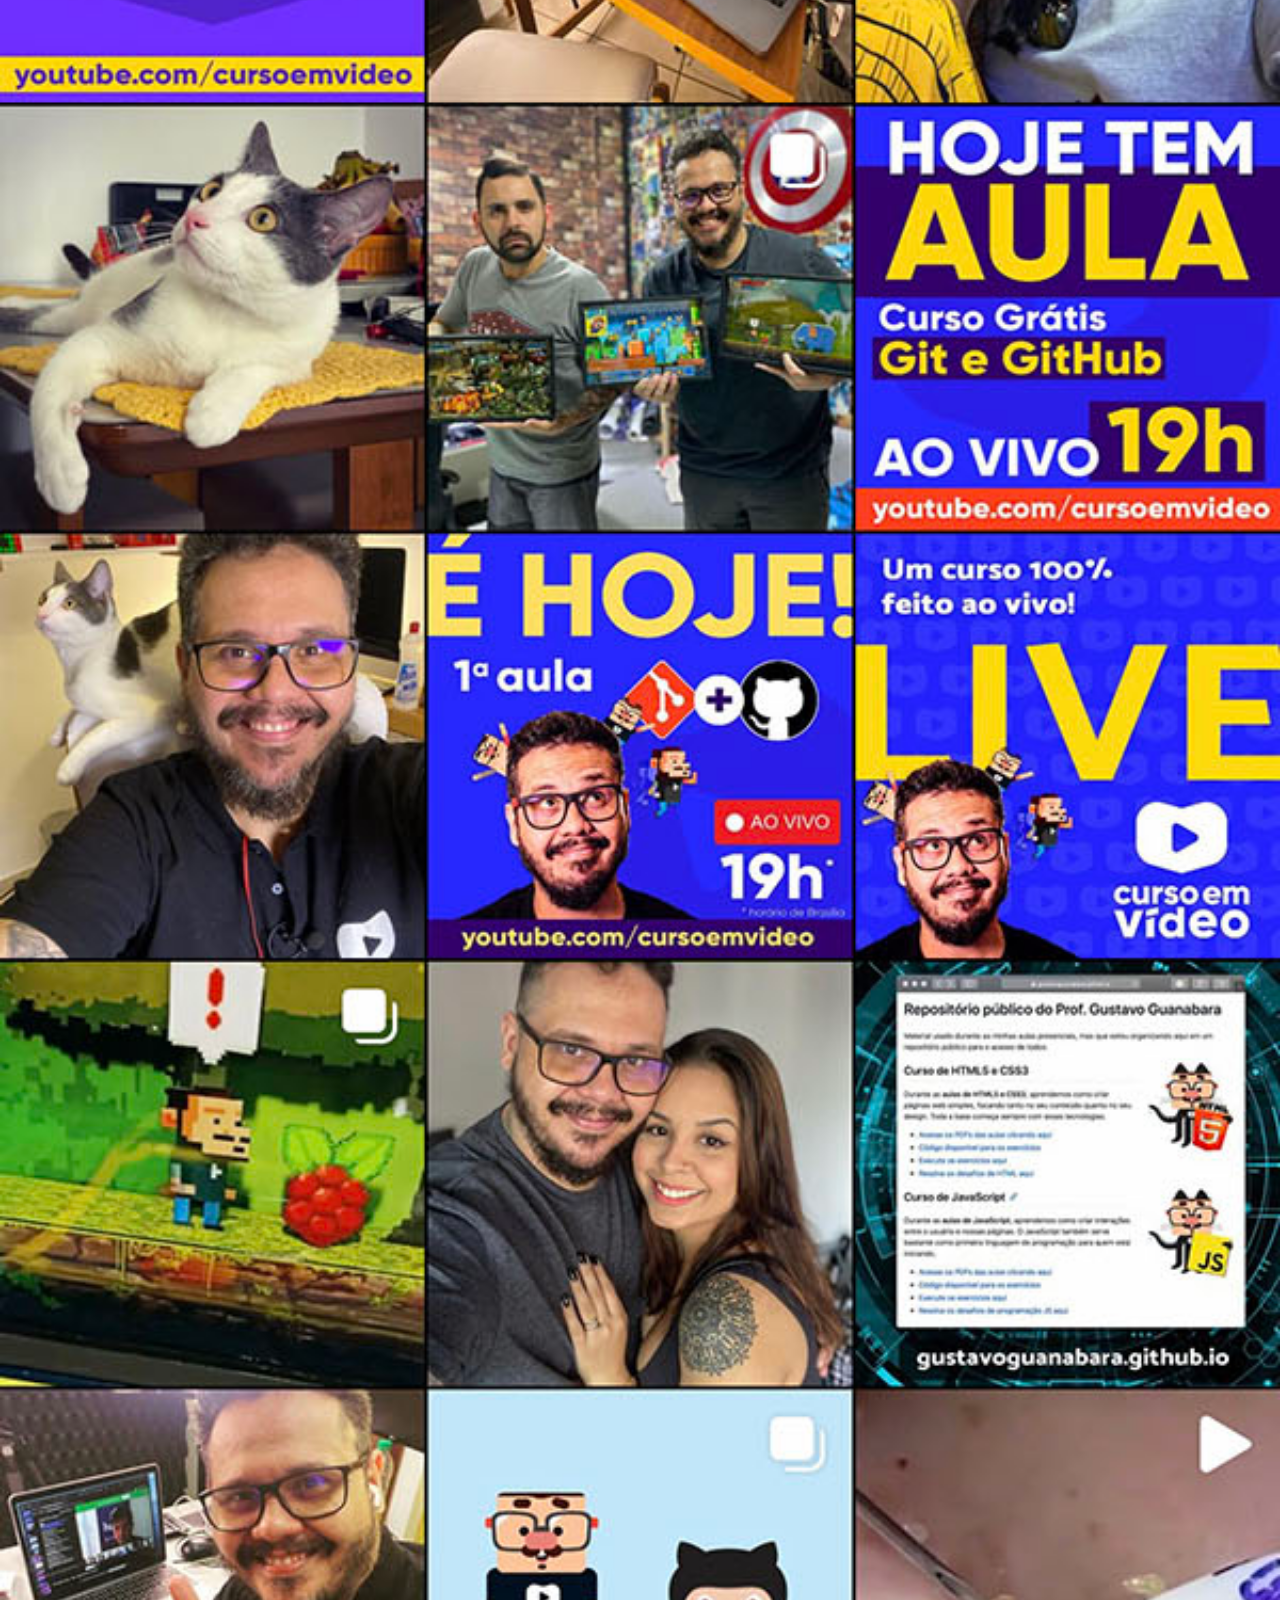
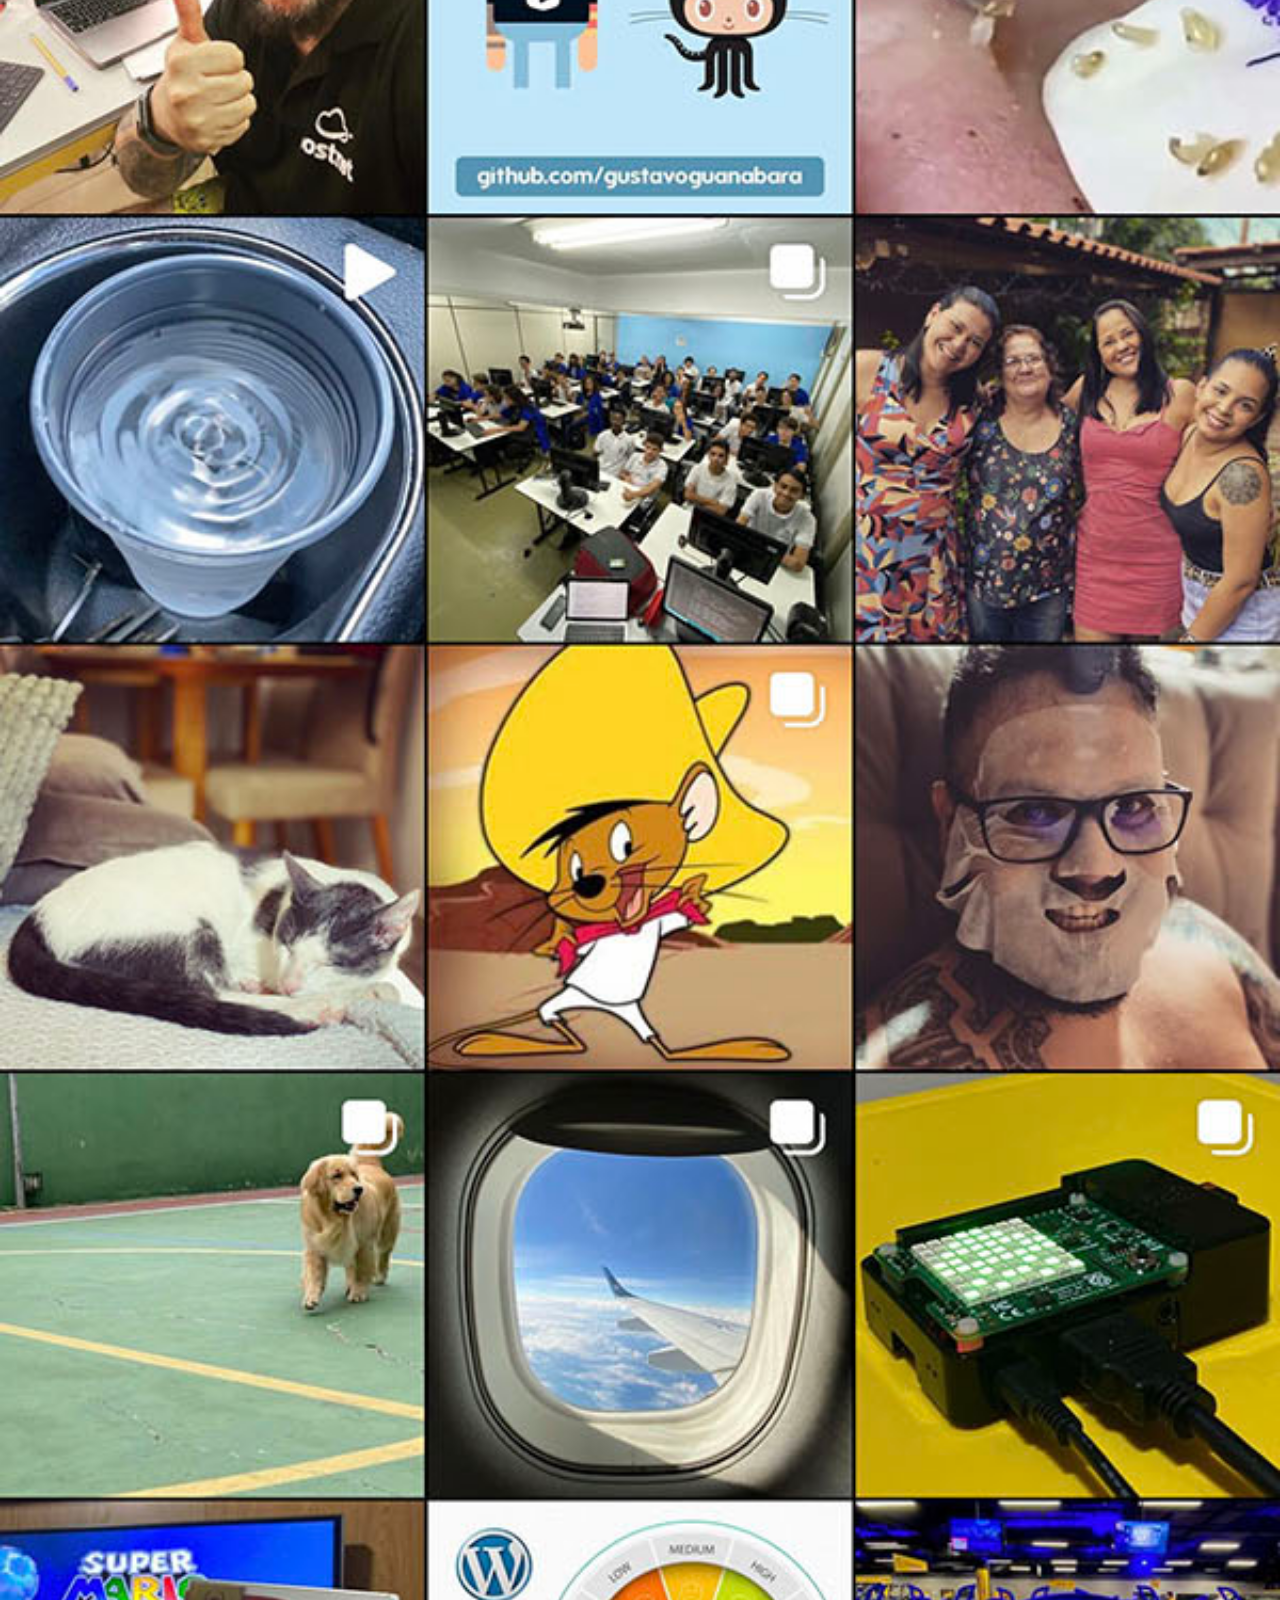
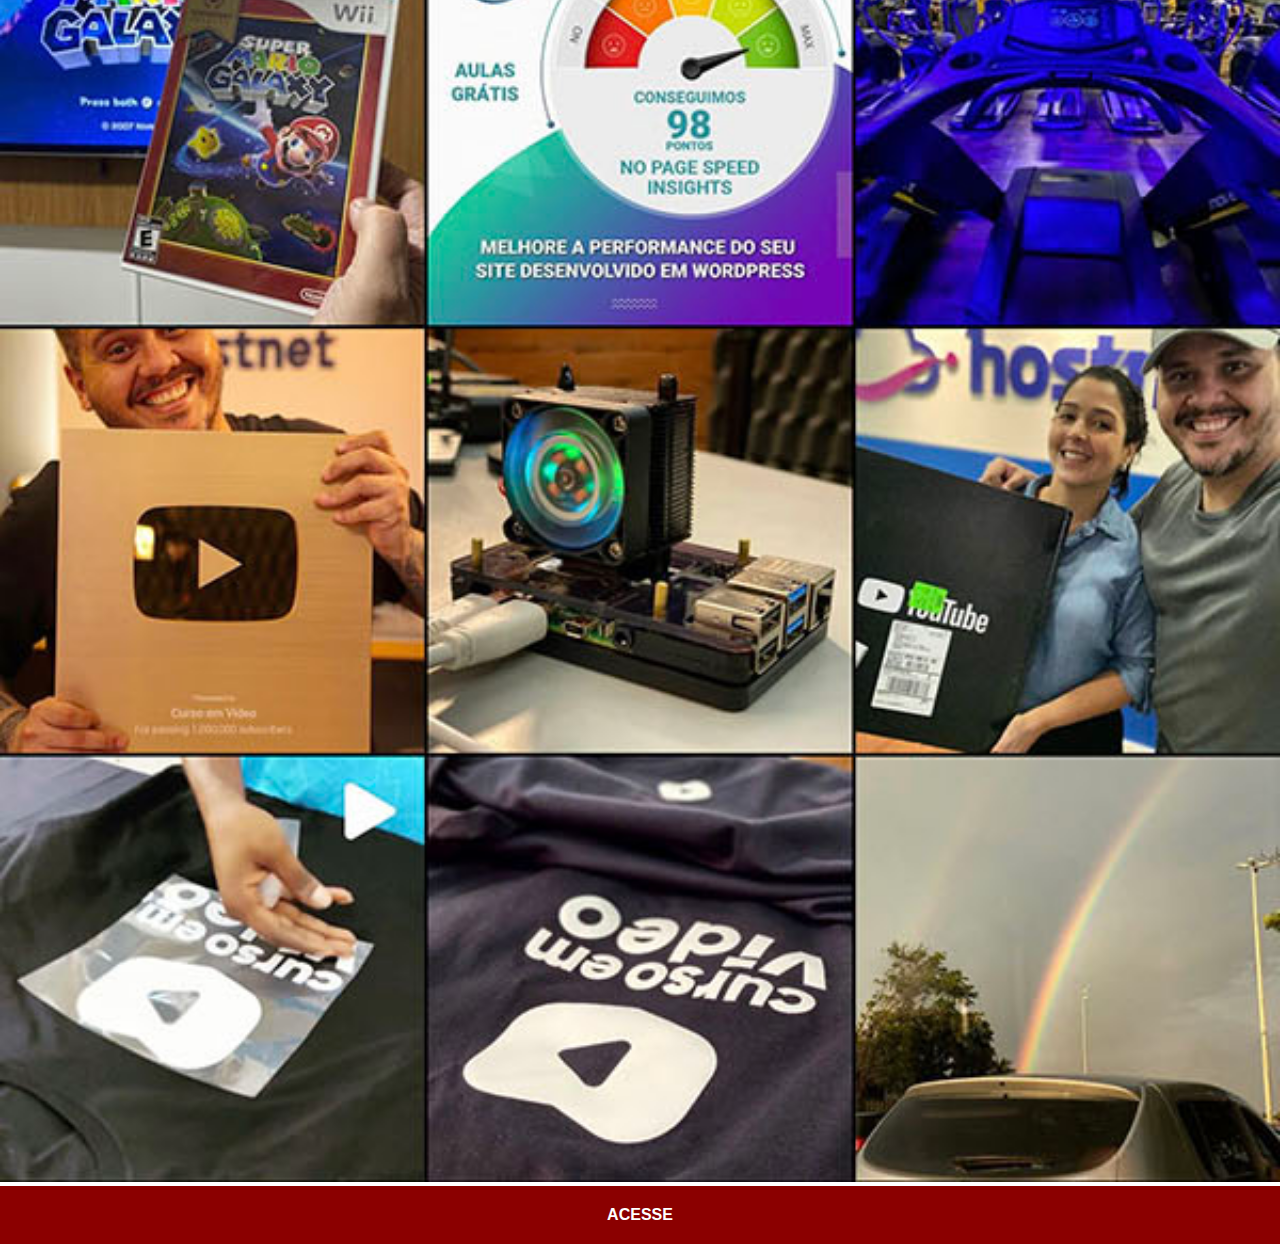
<file: instagram.html>
<!DOCTYPE html>
<html lang="pt-br">
<head>
    <meta charset="UTF-8">
    <meta name="viewport" content="width=device-width, initial-scale=1.0">
    <title>Instagram</title>
    <link rel="stylesheet" href="estilos/social.css">
</head>
<body>
    <img src="imagens/tela-instagram.jpg" alt="Instagram">
    <a href="https://www.instagram.com/icaro.com.br/">ACESSE</a>
</body>
</html>
</file>
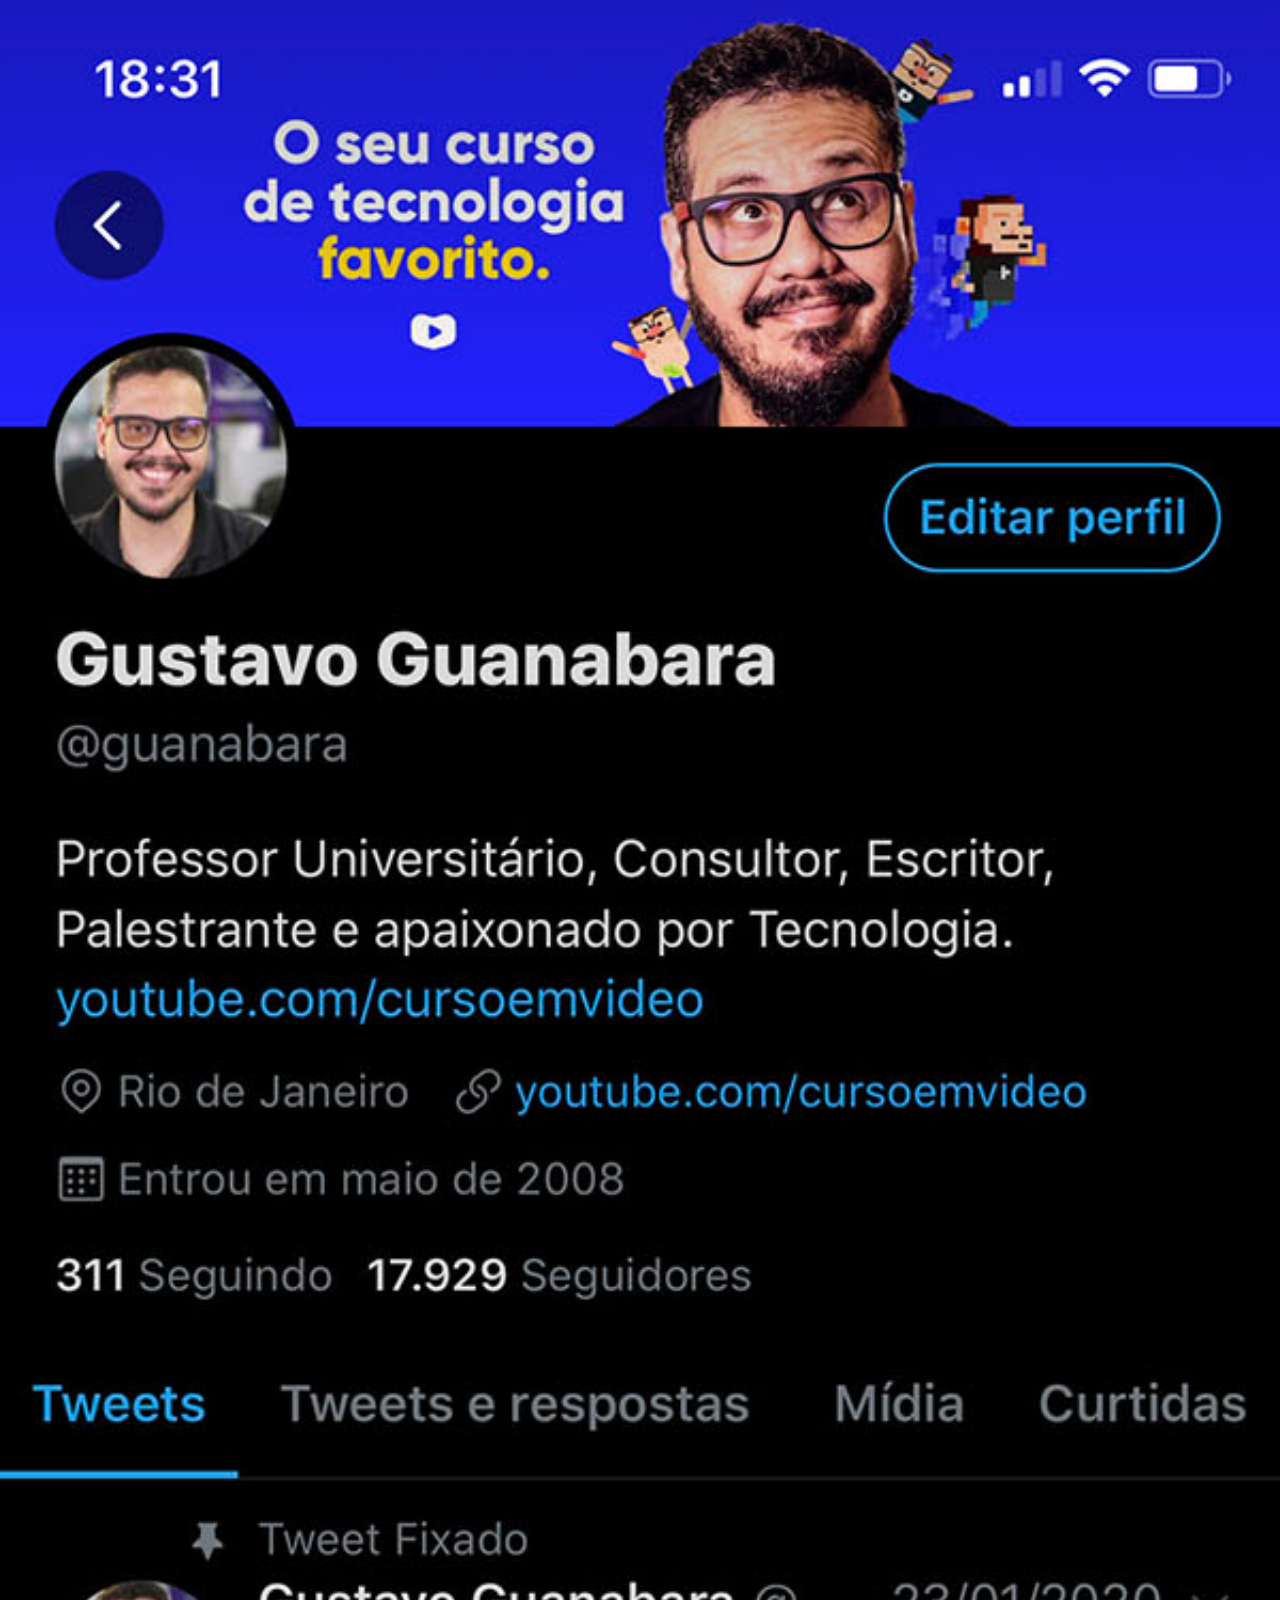
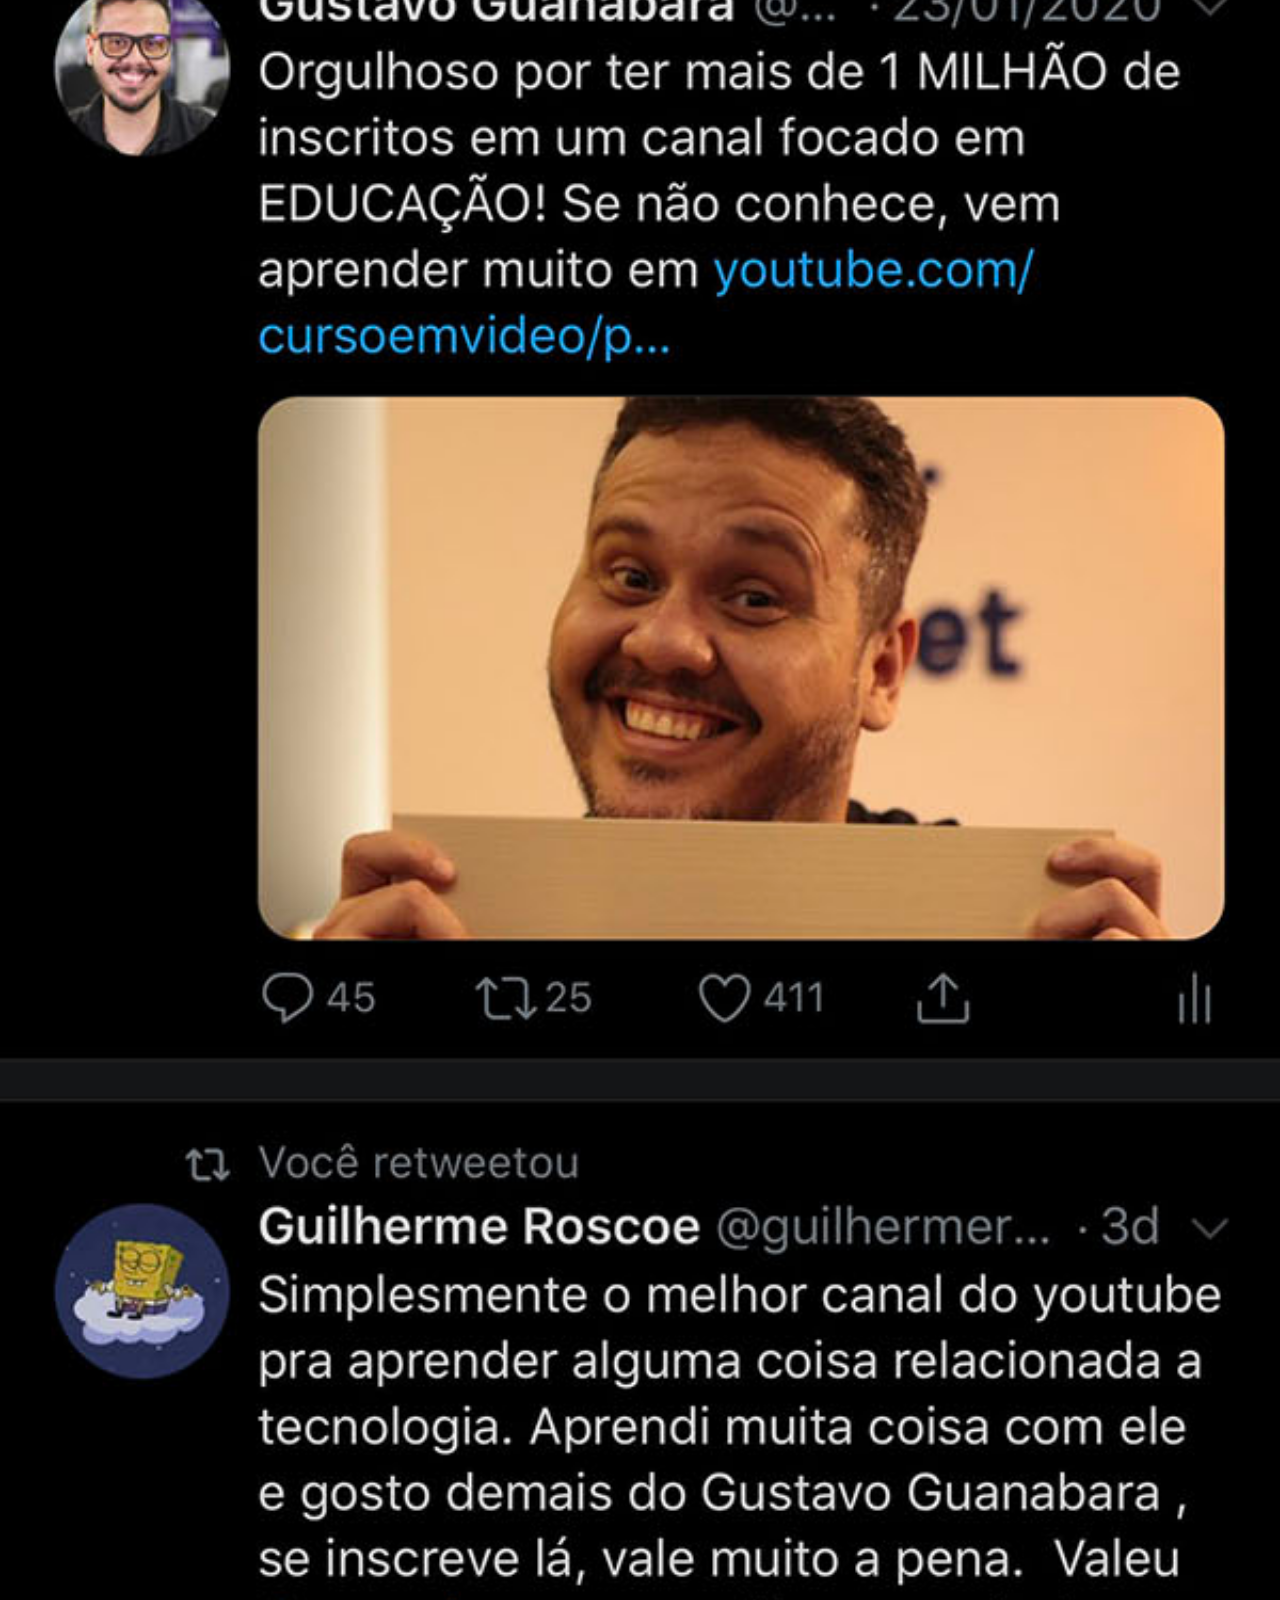
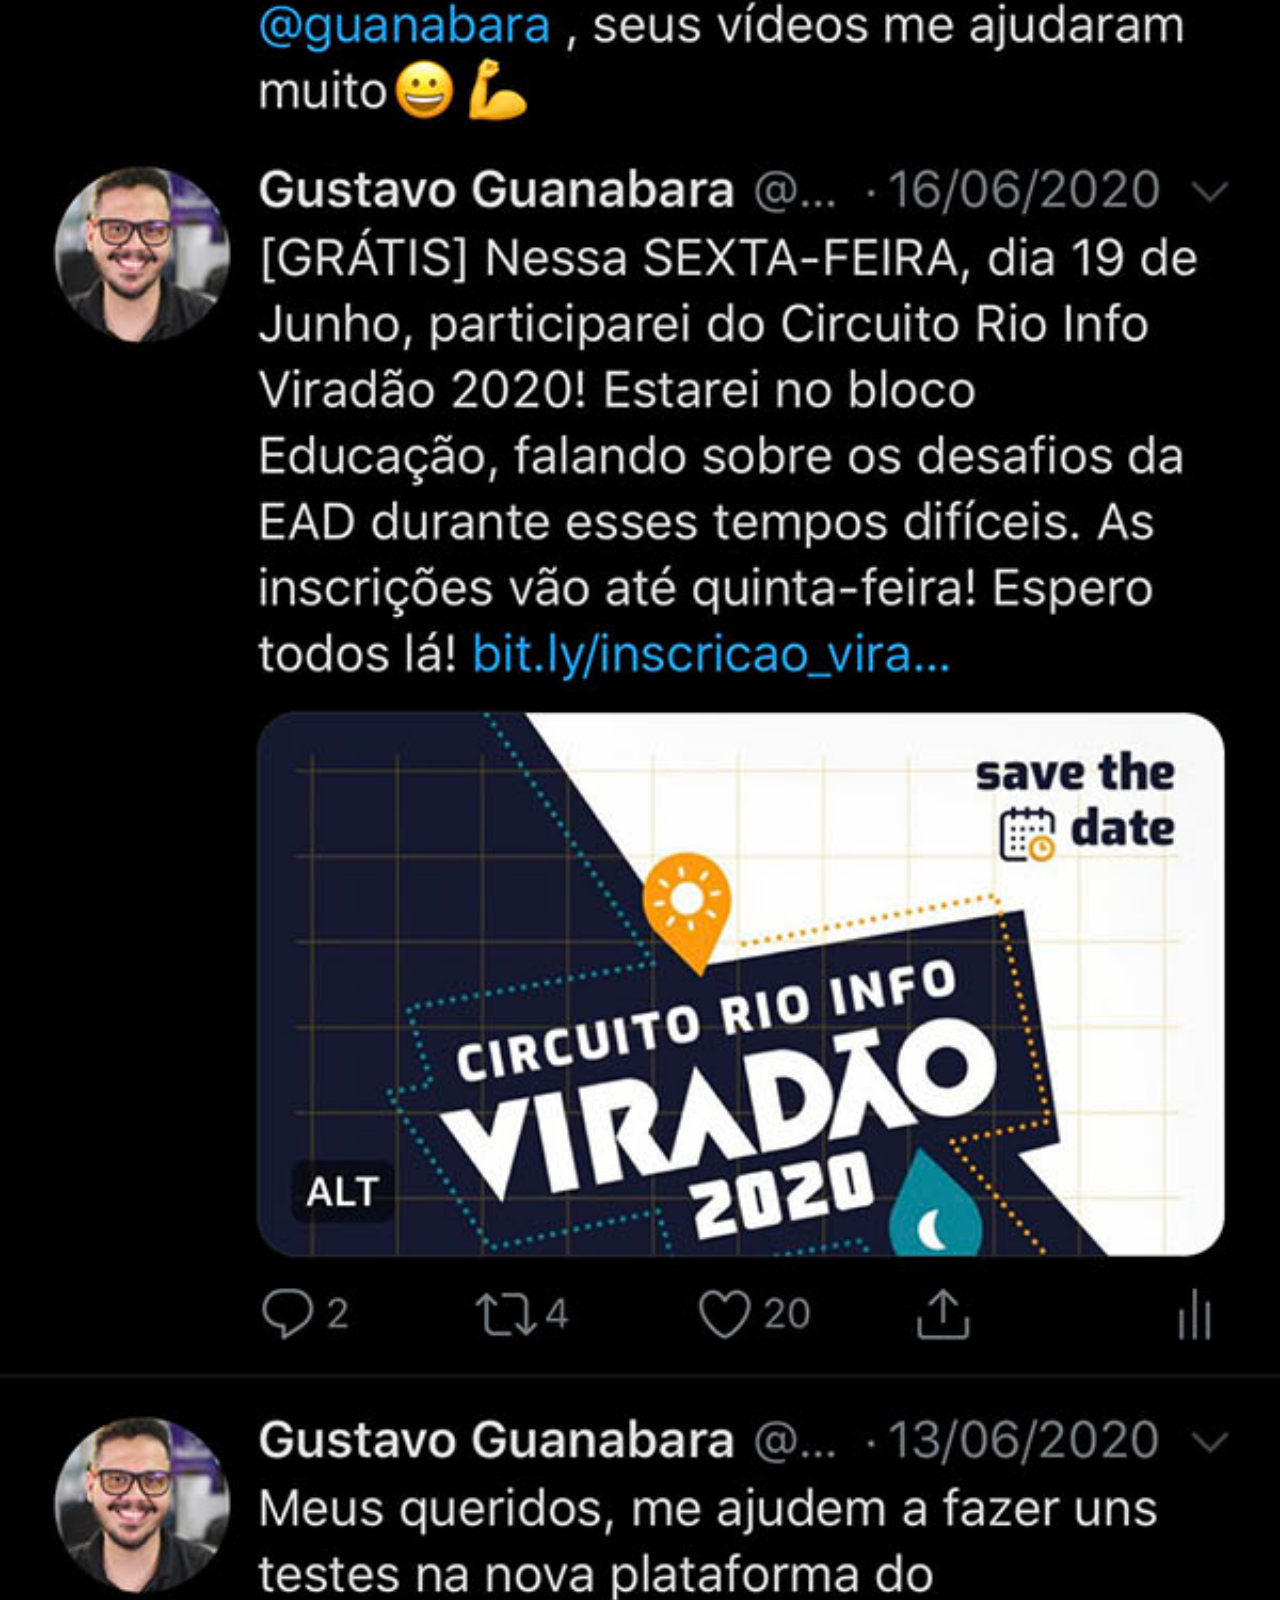
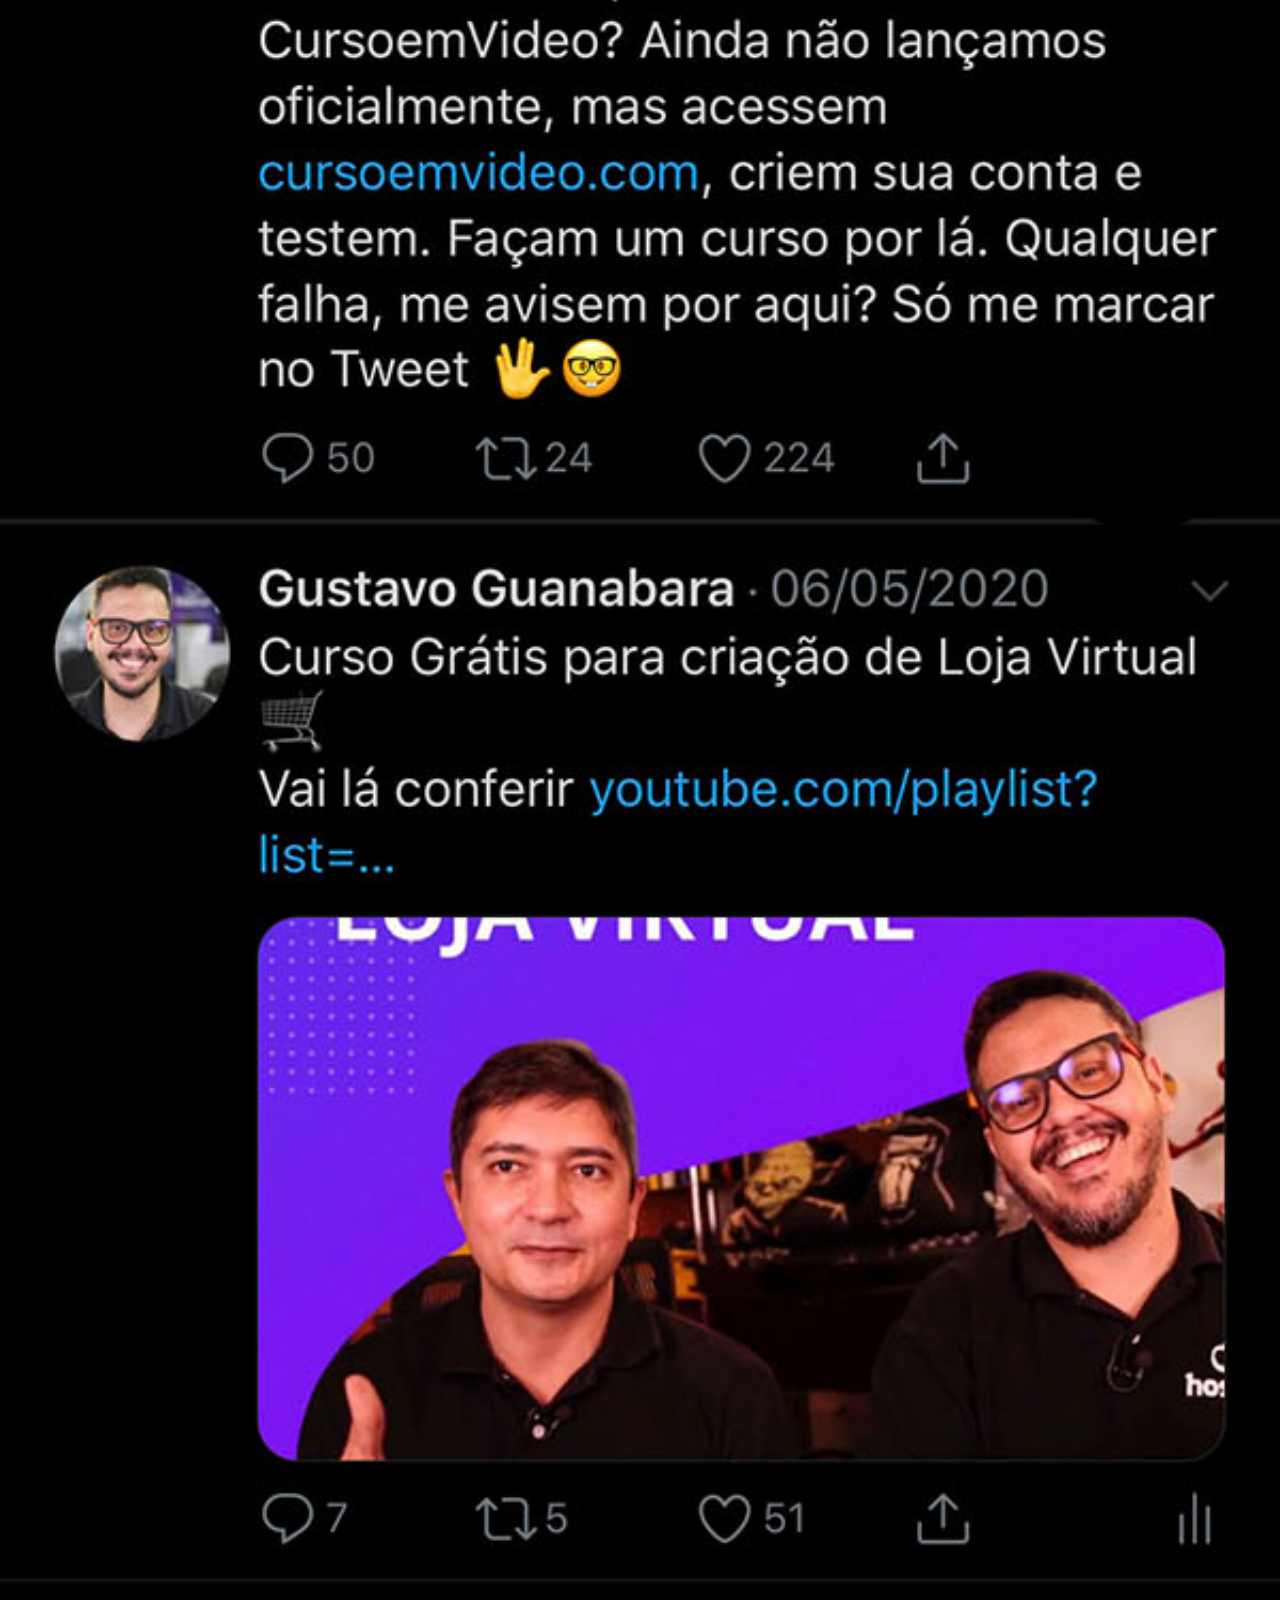
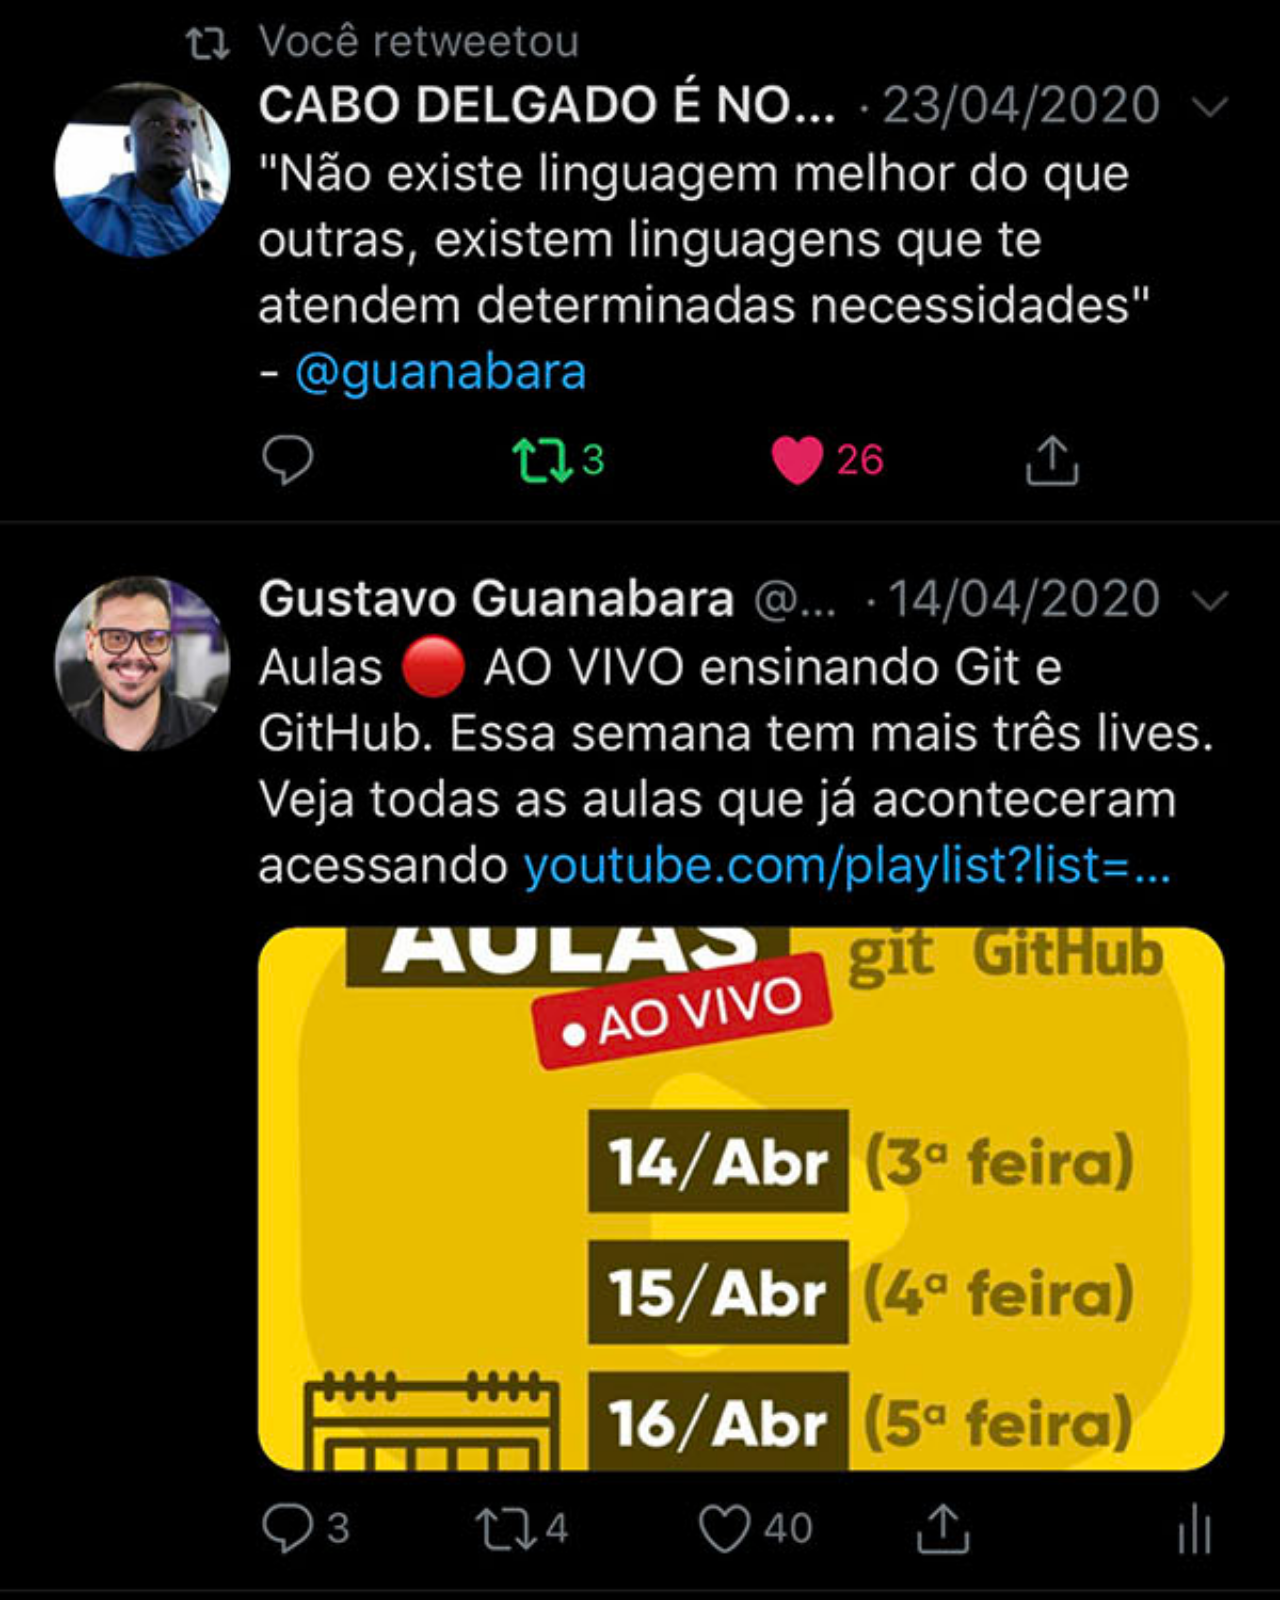
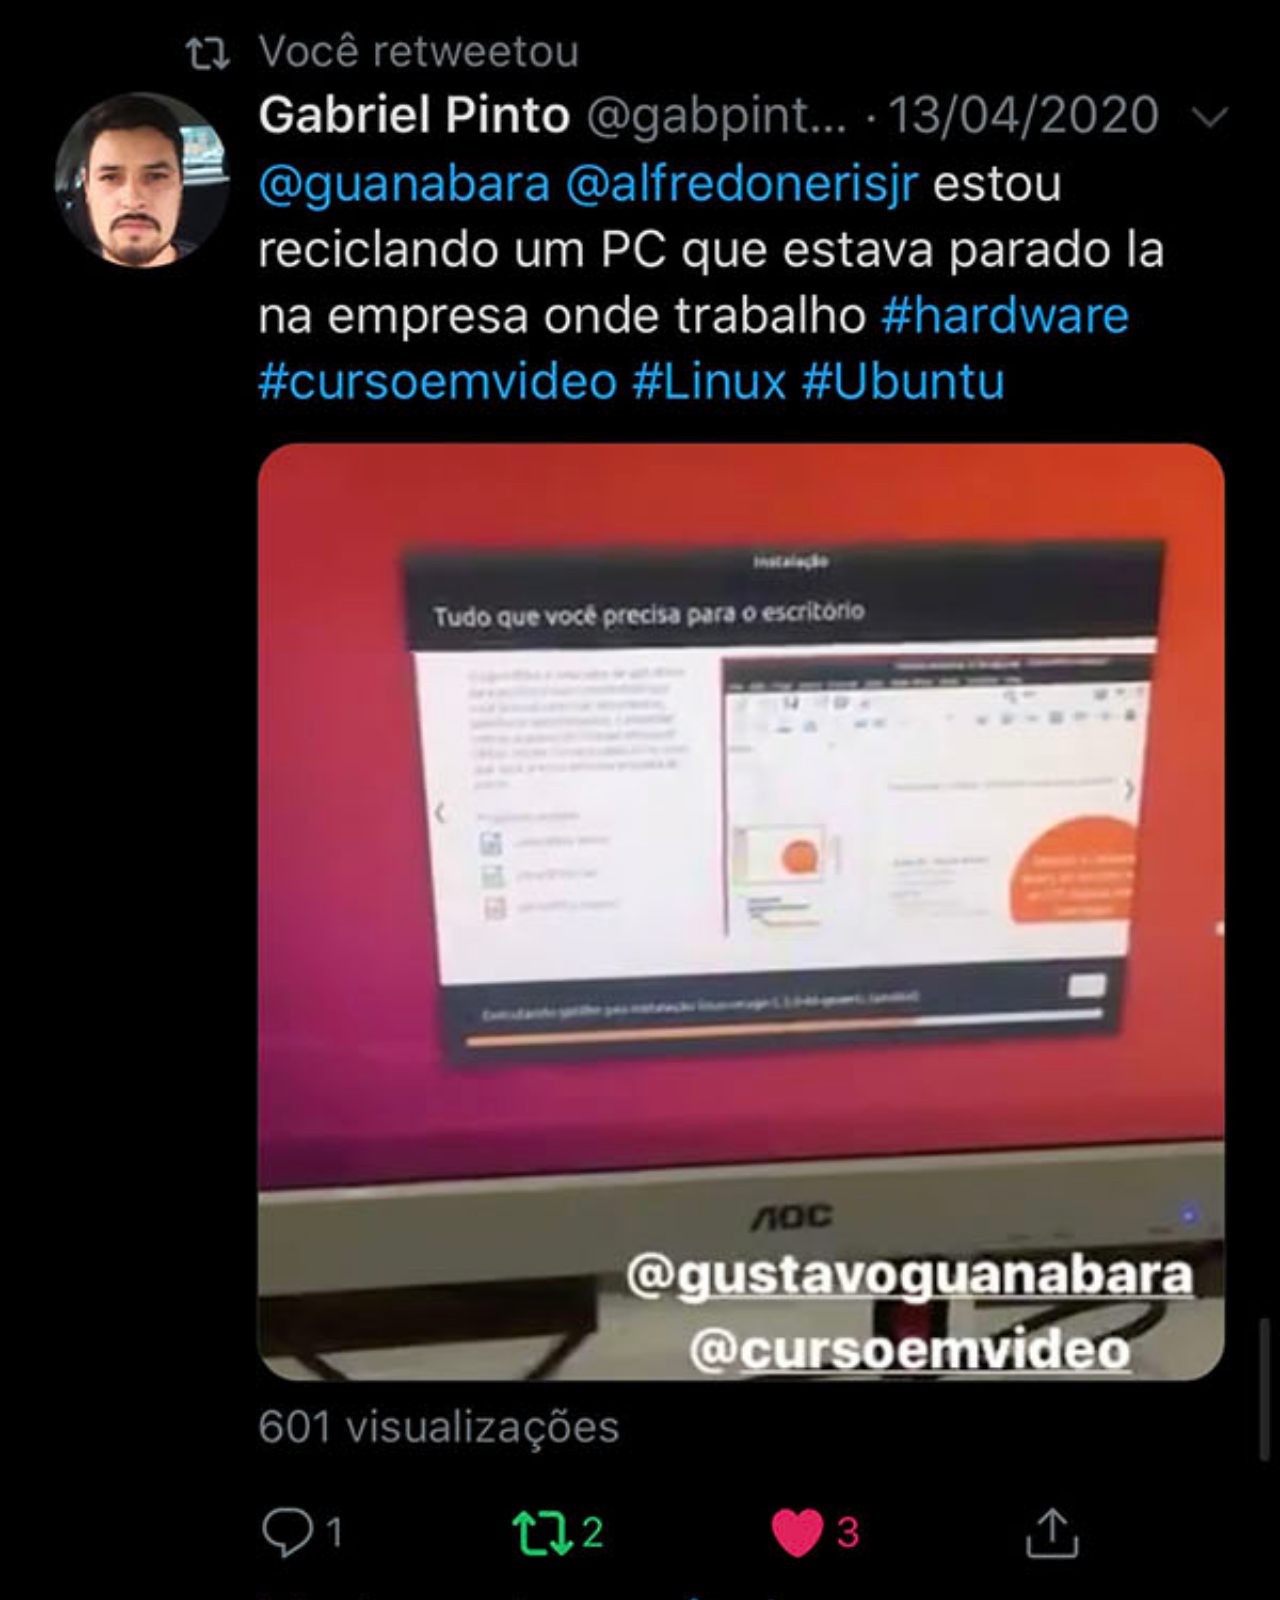
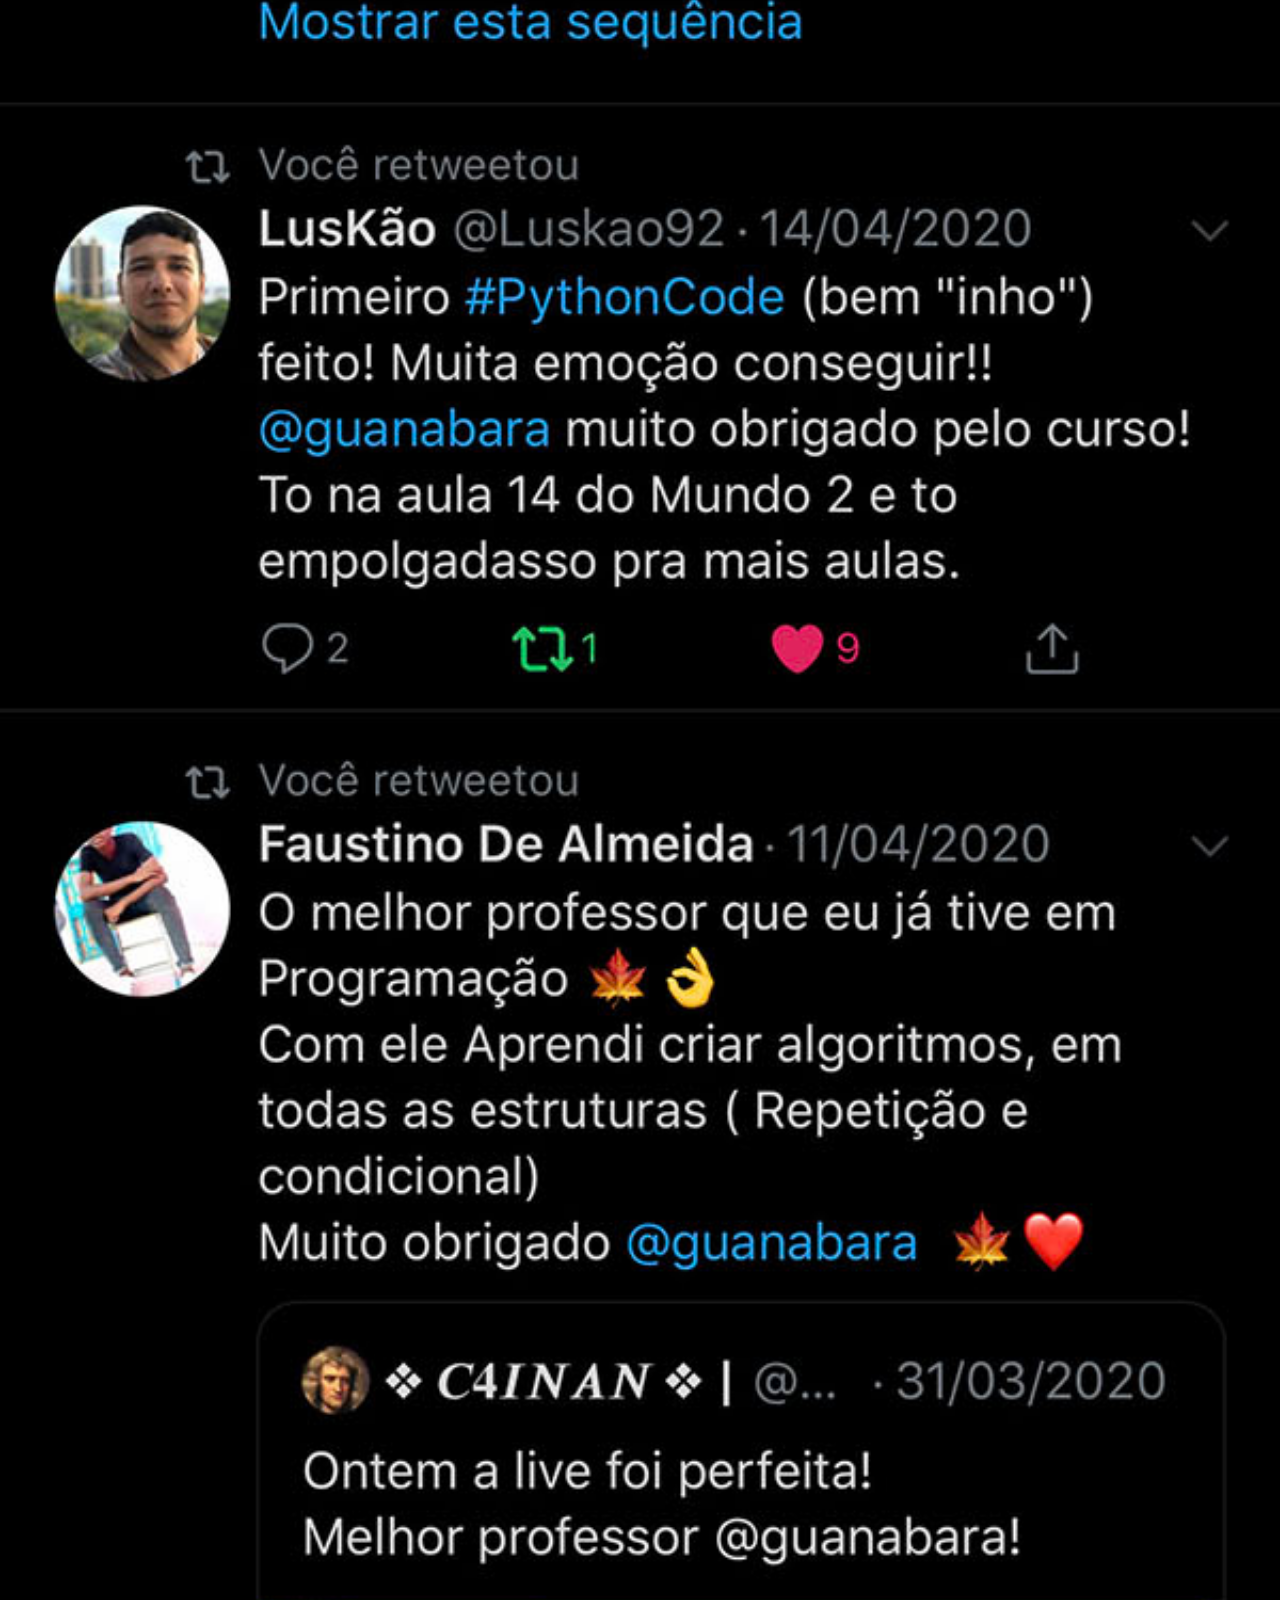
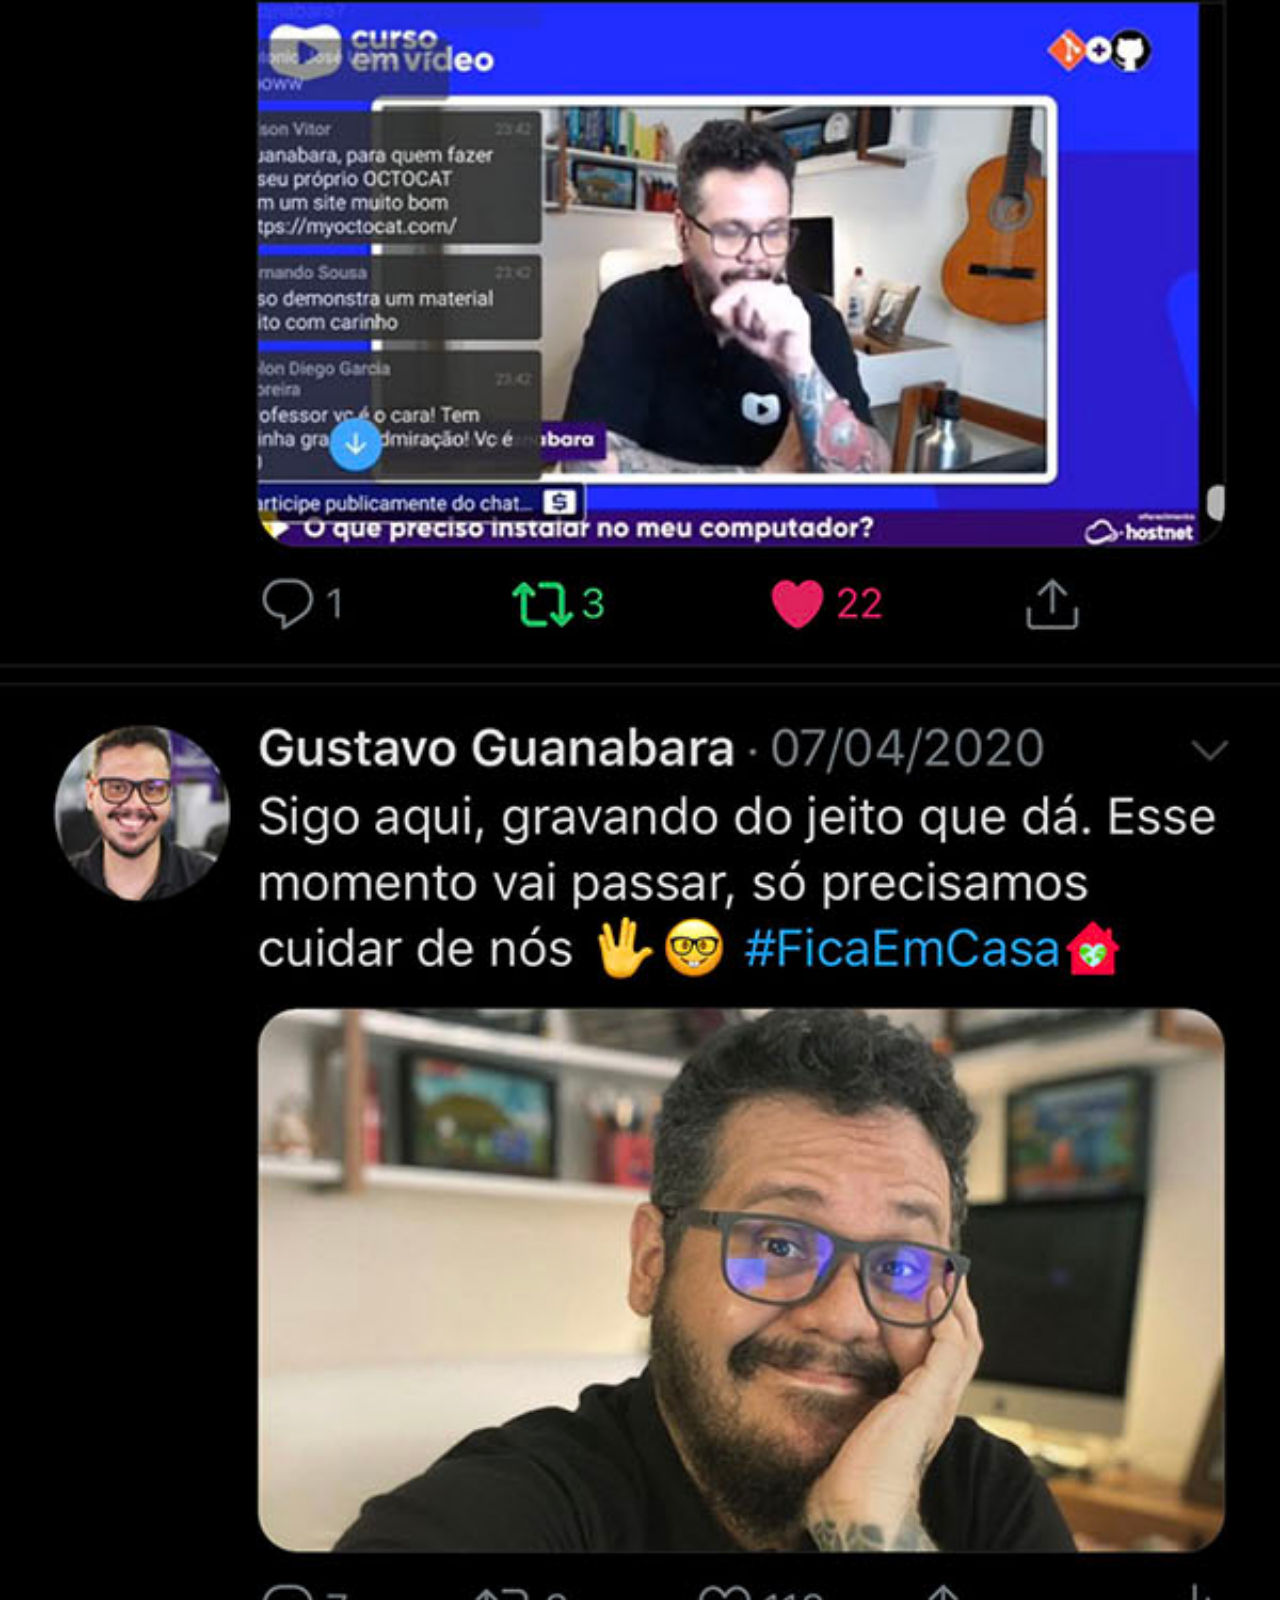
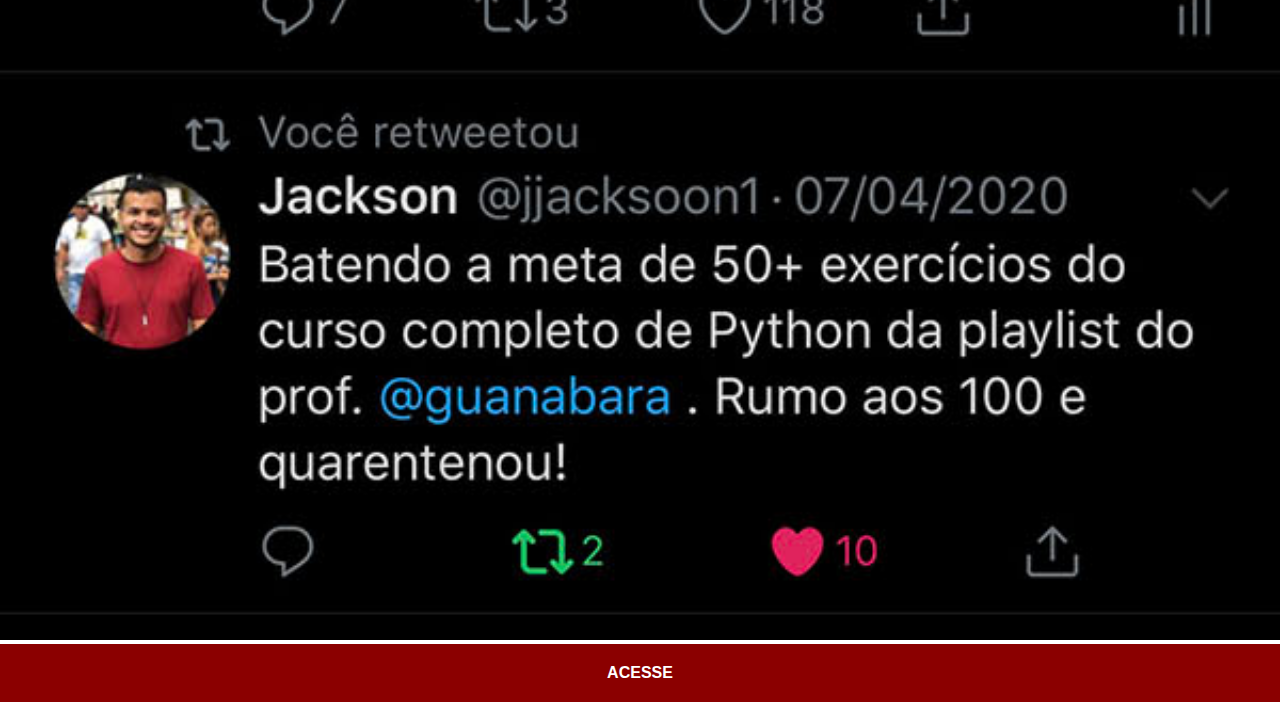
<file: twitter.html>
<!DOCTYPE html>
<html lang="pt-br">
<head>
    <meta charset="UTF-8">
    <meta name="viewport" content="width=device-width, initial-scale=1.0">
    <title>Twitter</title>
    <link rel="stylesheet" href="estilos/social.css">
</head>
<body>
    <img src="imagens/tela-twitter.jpg" alt="Twitter">
    <a href="https://twitter.com/muitohumildee">ACESSE</a>
</body>
</html>
</file>
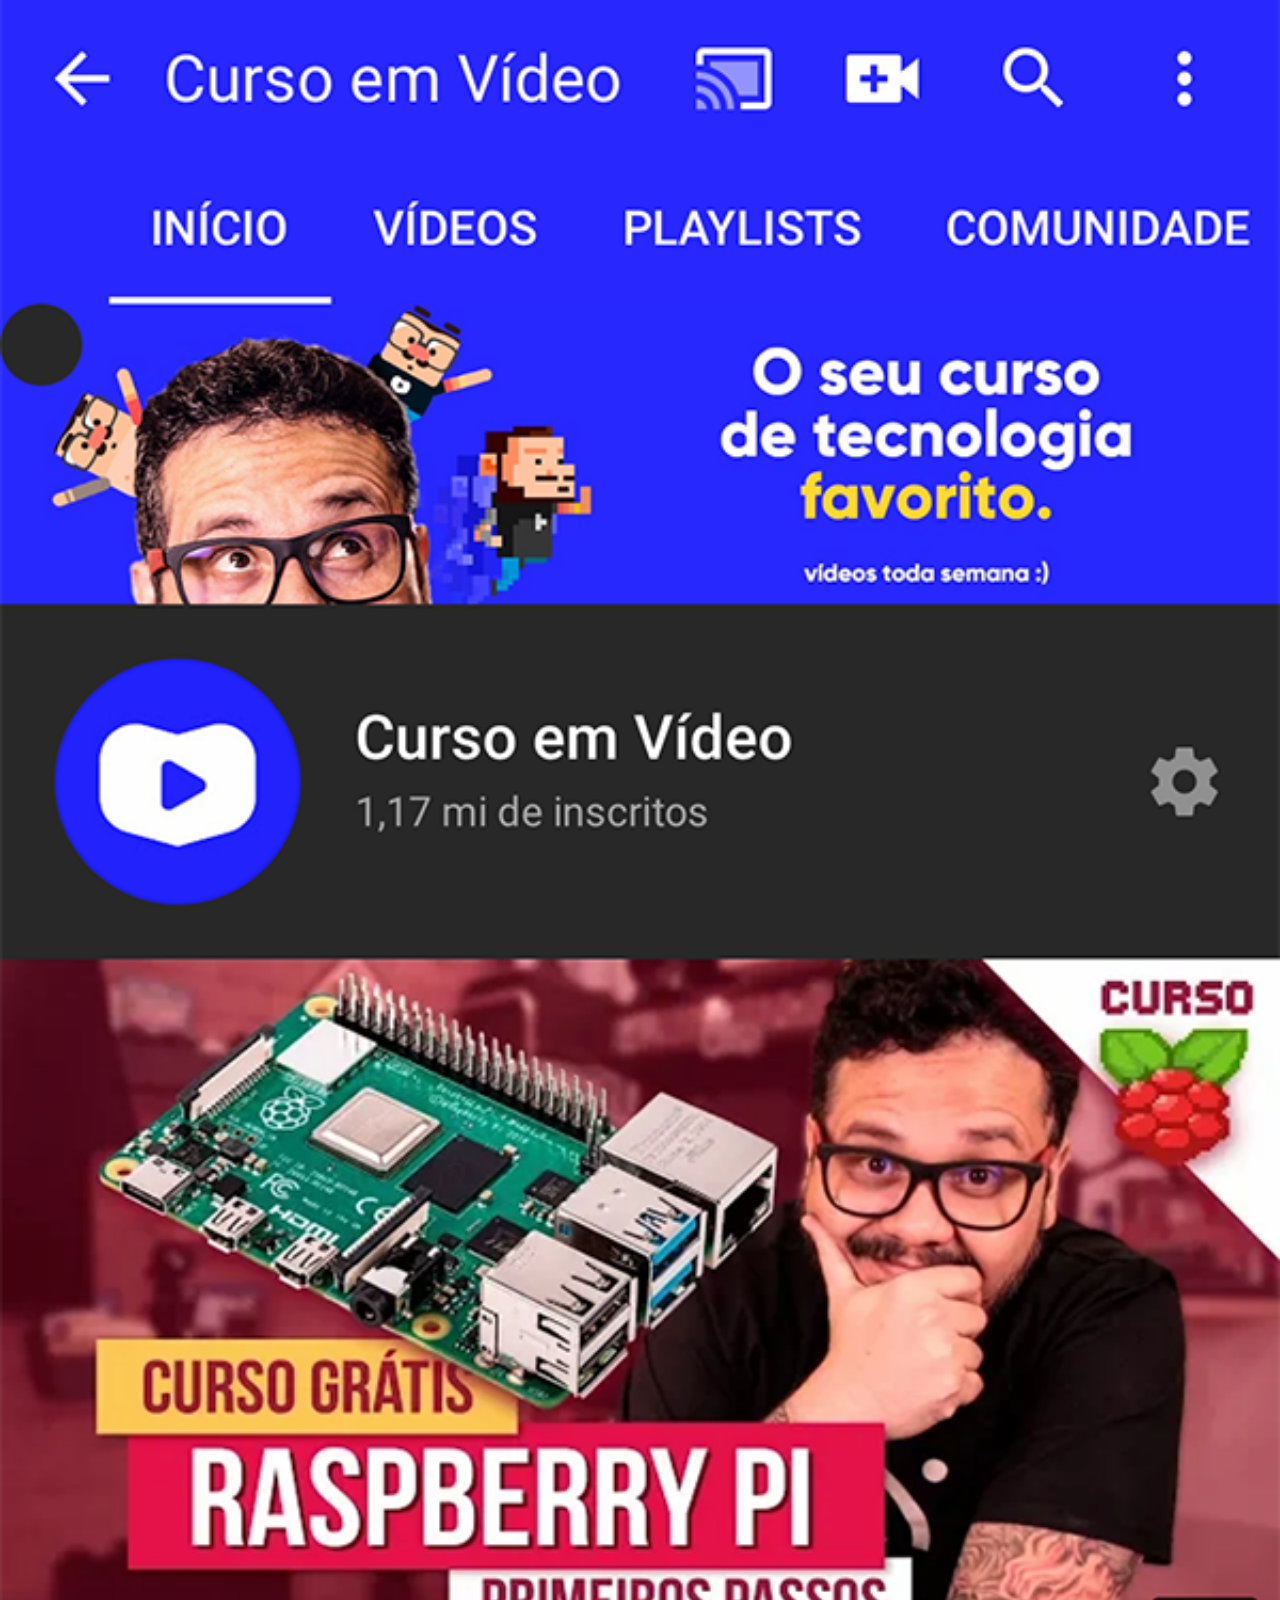
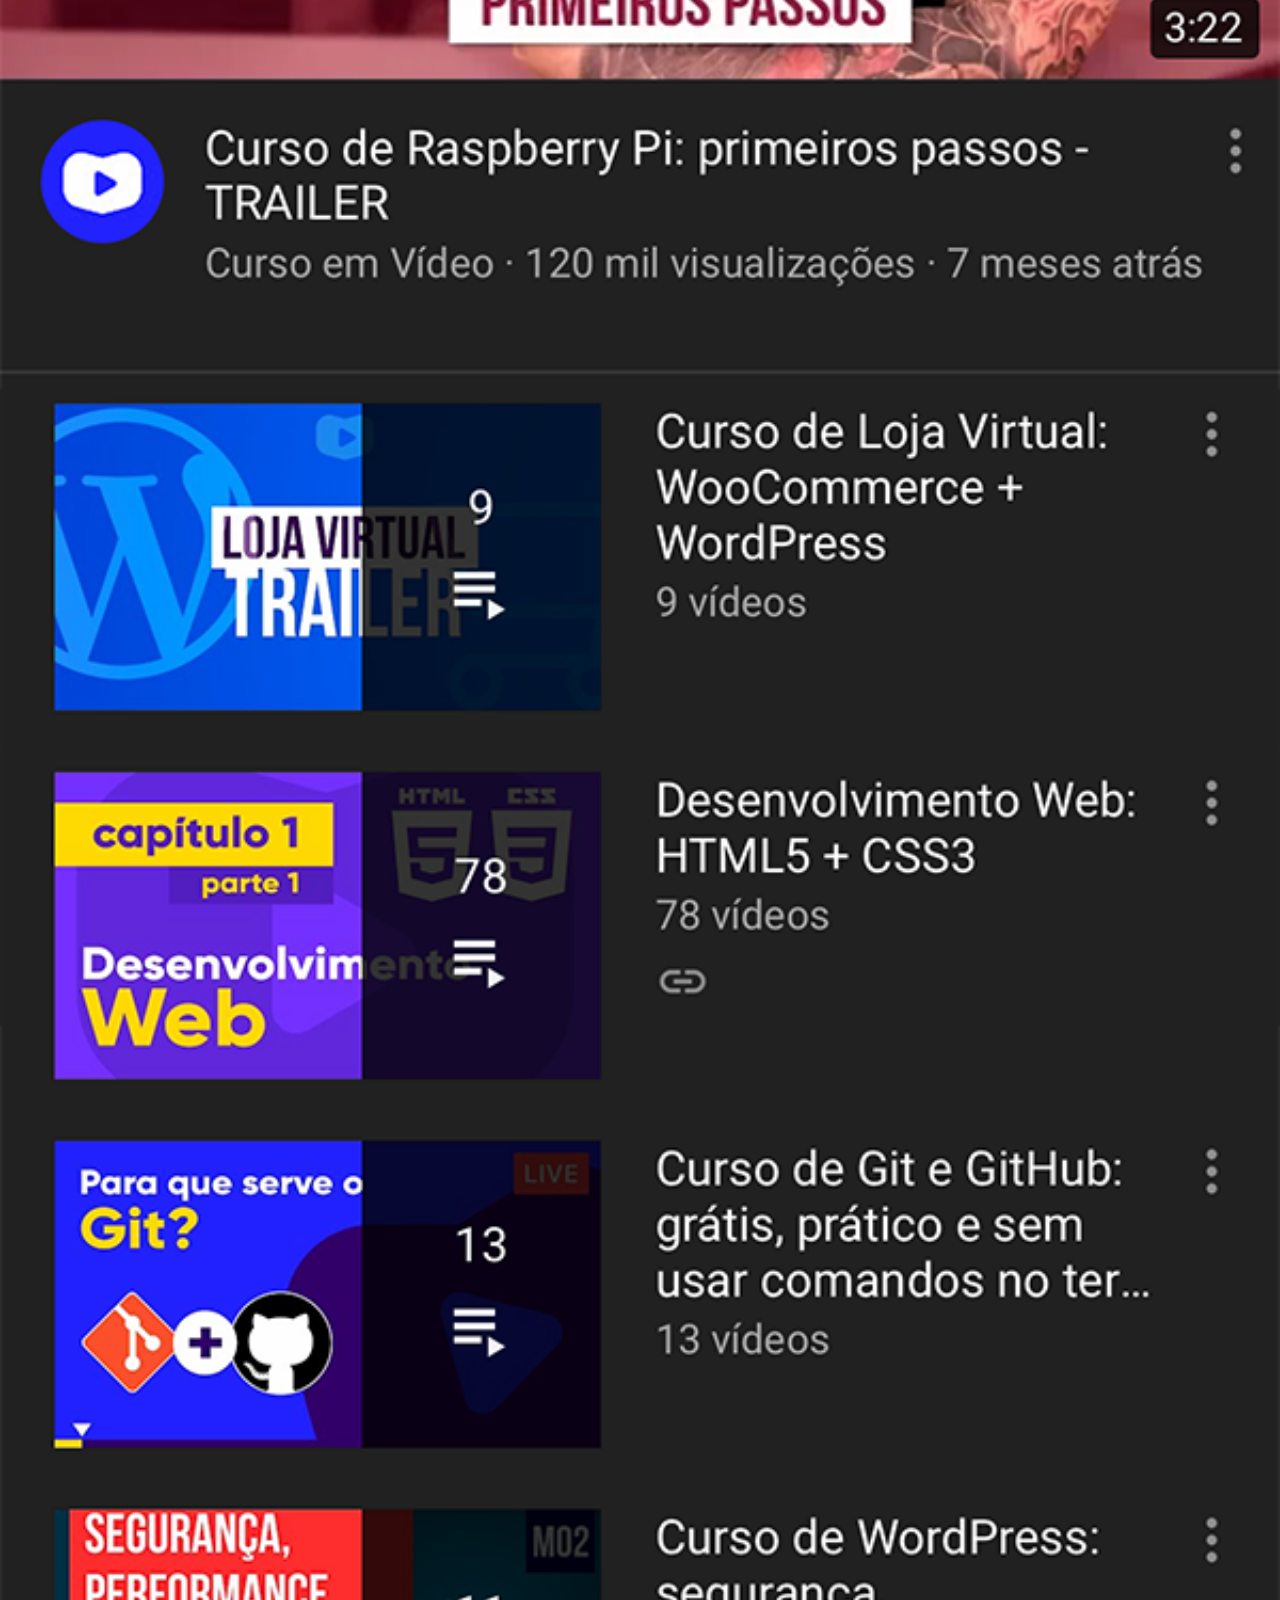
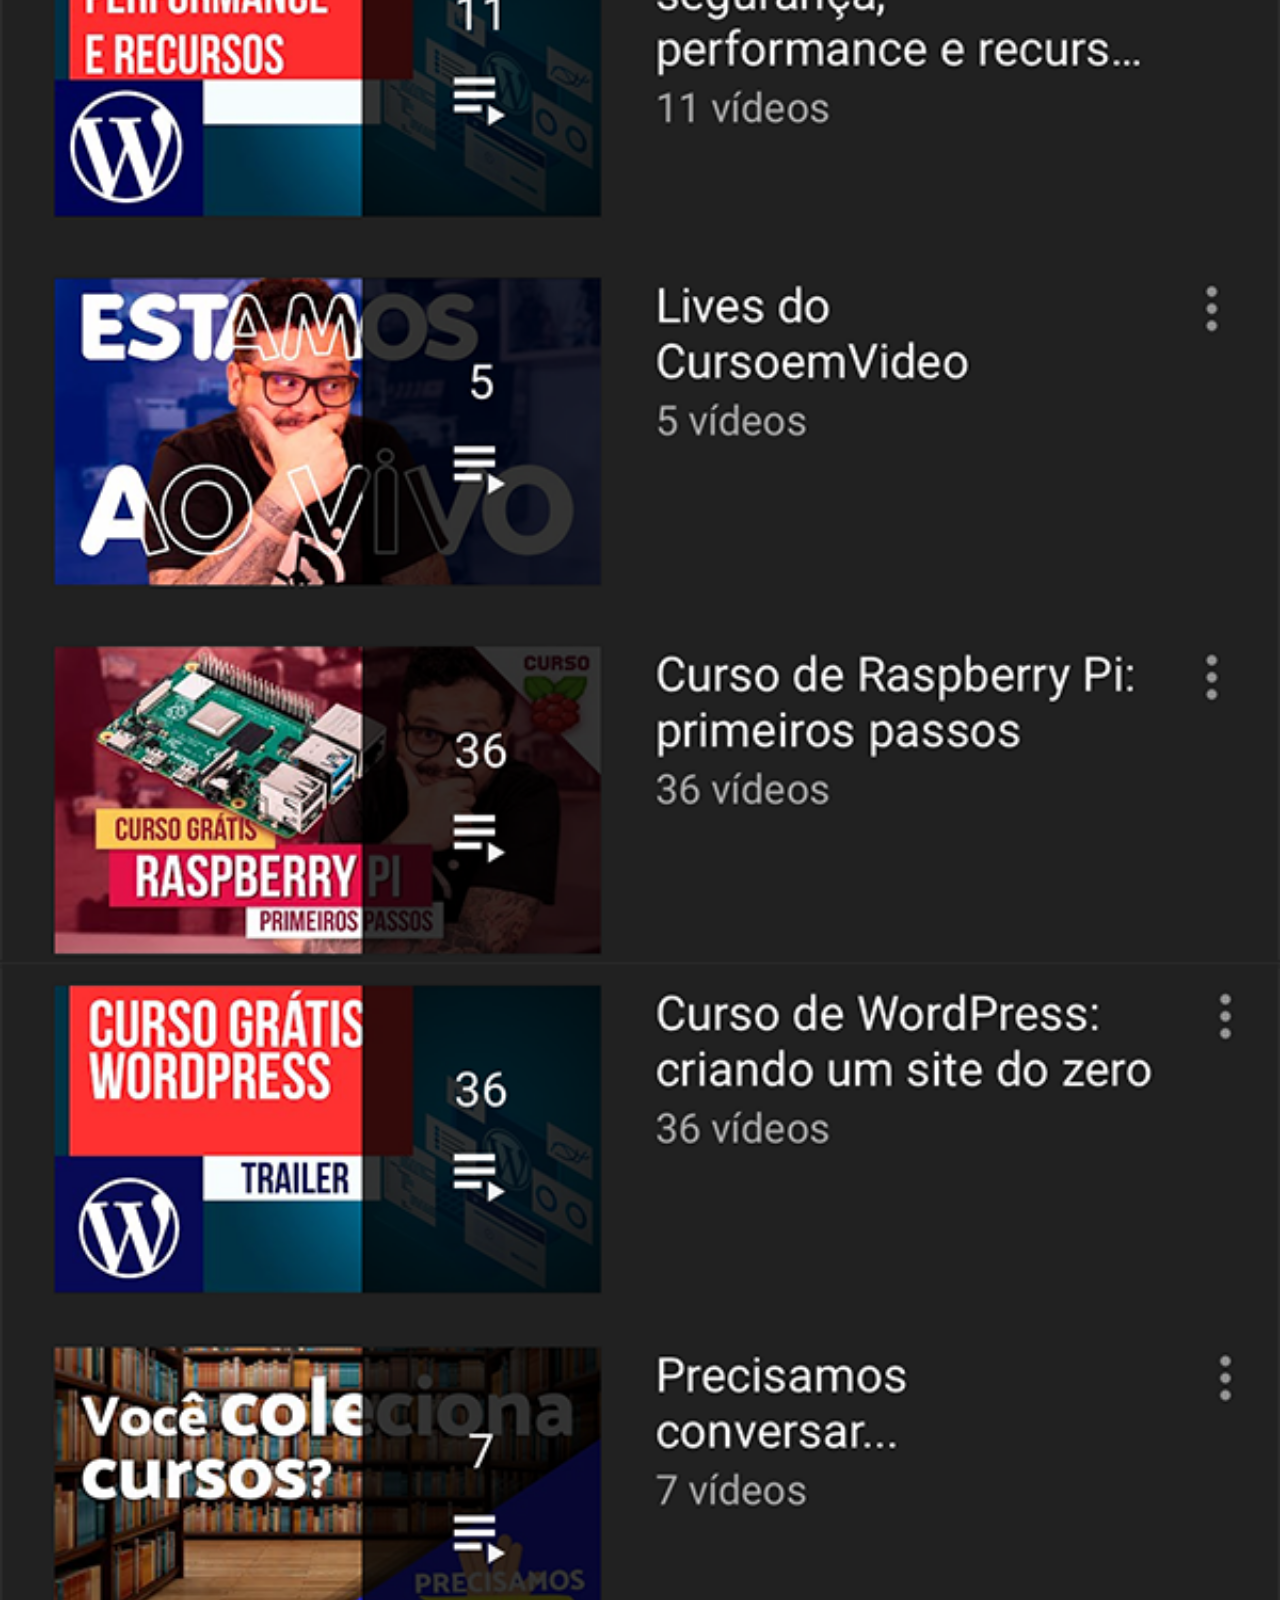
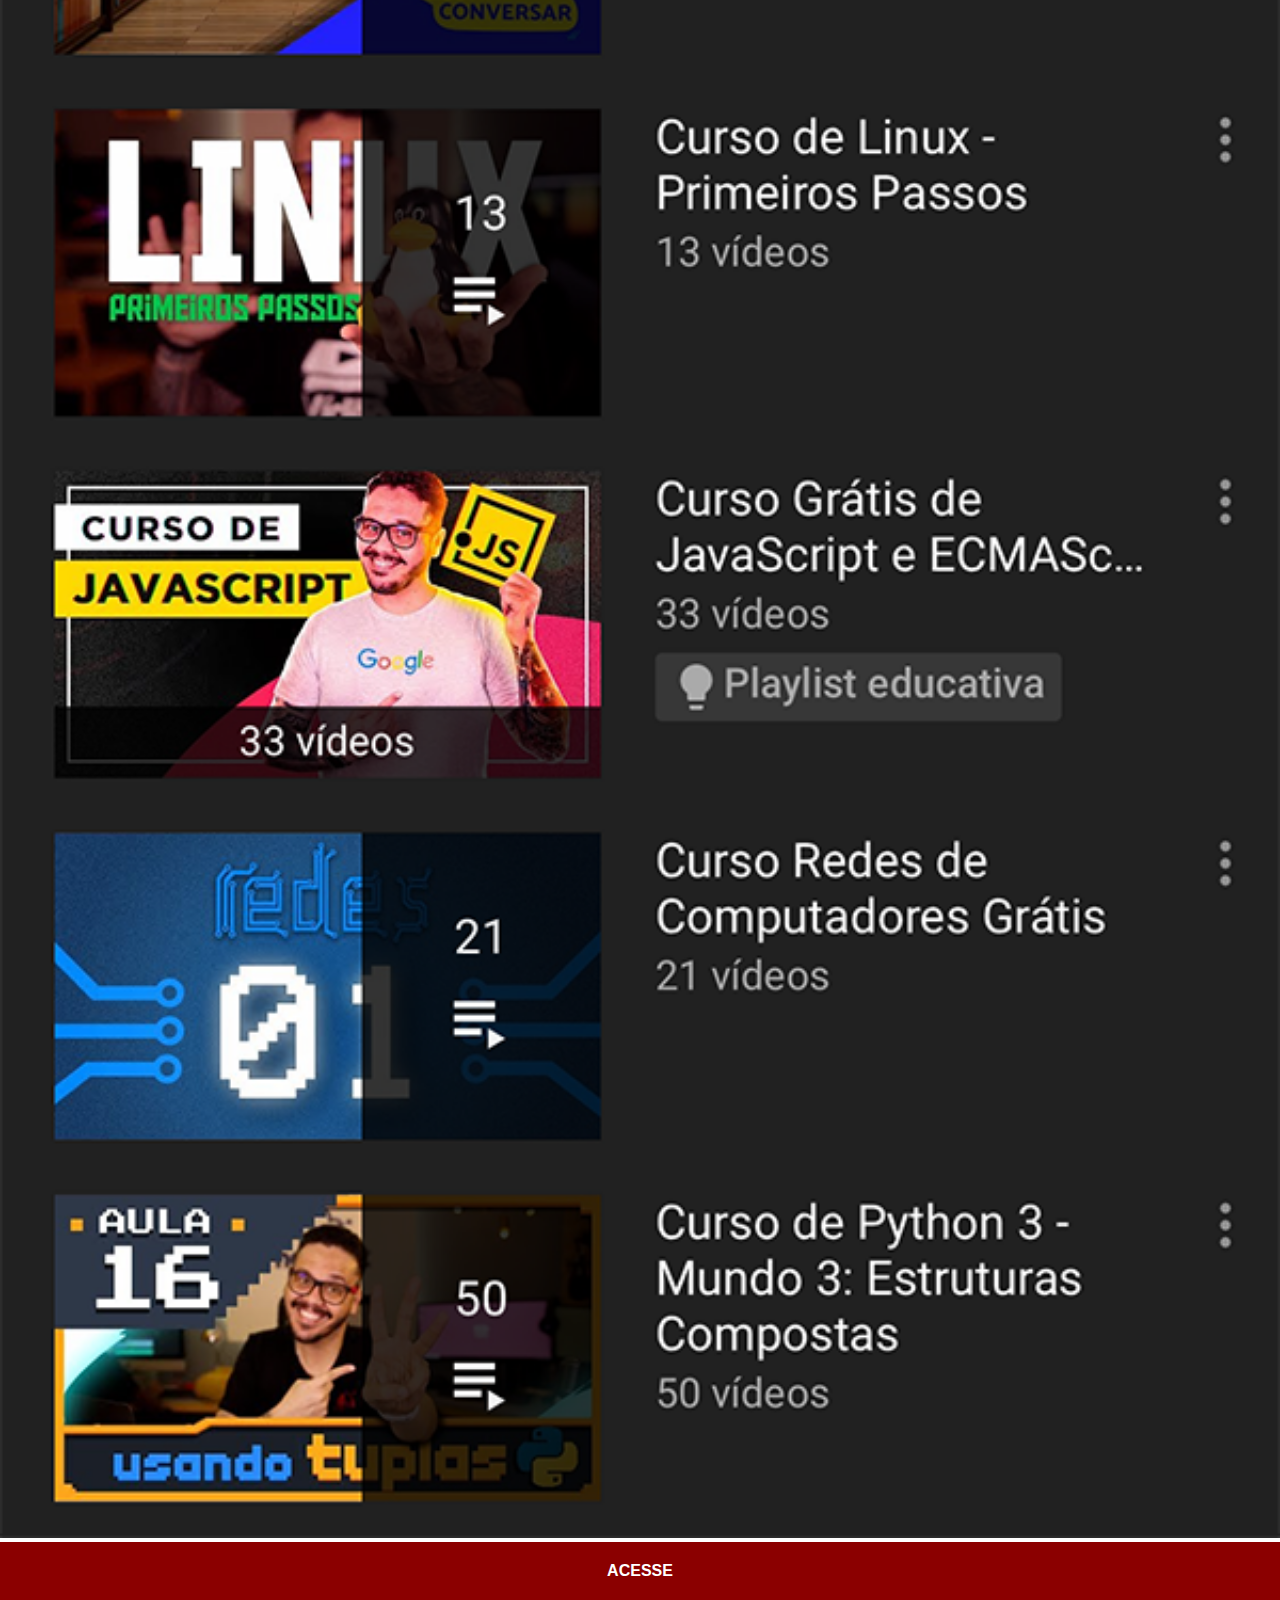
<file: youtube.html>
<!DOCTYPE html>
<html lang="pt-br">
<head>
    <meta charset="UTF-8">
    <meta name="viewport" content="width=device-width, initial-scale=1.0">
    <title>YouTube</title>
    <link rel="stylesheet" href="estilos/social.css">
</head>
<body>
    <img src="imagens/tela-youtube.png" alt="youtube">
    <a href="https://www.youtube.com/@CursoemVideo/playlists" target="_blank">ACESSE</a>
</body>
</html>
</file>
<file: estilos/style.css>
@charset "UTF-8";

* {
    margin: 0px;
    padding: 0px;
    font-family: Arial, Helvetica, sans-serif;
}

html, body {
    height: 100vh;
    width: 100vw;
    background-color: black;
}

body {
    background: url(../imagens/fundo-madeira.jpg) no-repeat top center;
    background-size: cover;
    background-attachment: fixed;
}

main {
    position: relative;
    height: 100vh;
}

section#telefone {
    position: absolute;
    top: 20%;
    left: 40%;
    transform: translate(-50%, - 50%);

    height: 627px;
    width: 311px;
    background-color: blue;
    background: url(../imagens/frame-iphone.png);
}

iframe#tela {
    position: relative;
    top: 81px;
    left: 23px;
    width: 266px;
    height: 470px;
}

section#redes-sociais {
    text-align: right;
}

section#redes-sociais img {
    width: 50px;
    margin: 10px;
    border-radius: 50%;
    box-shadow: 2px 2px 5px rgba(0, 0, 0, 0.404);
}

section#redes-sociais img:hover {
    border: 2px solid rgba(255, 255, 255, 0.637);
    transform: translate(-3px, -3px);
    box-shadow: 5px 5px 10px rgba(0, 0, 0, 0.623);
    transition: transform .3s;
}
</file>
<file: estilos/social.css>
@charset "UTF-8";

* {
    margin: 0px;
    padding: 0px;
    font-family: Arial, Helvetica, sans-serif;
}

html {
    scrollbar-width: none;
}

img {
    width: 100vw;
}

a {
    display: block;
    background-color: darkred;
    color: white;
    padding: 20px;
    text-align: center;
    font-weight: bolder;
    text-decoration: none;
}

a:hover {
    background-color: red;
}
</file>
